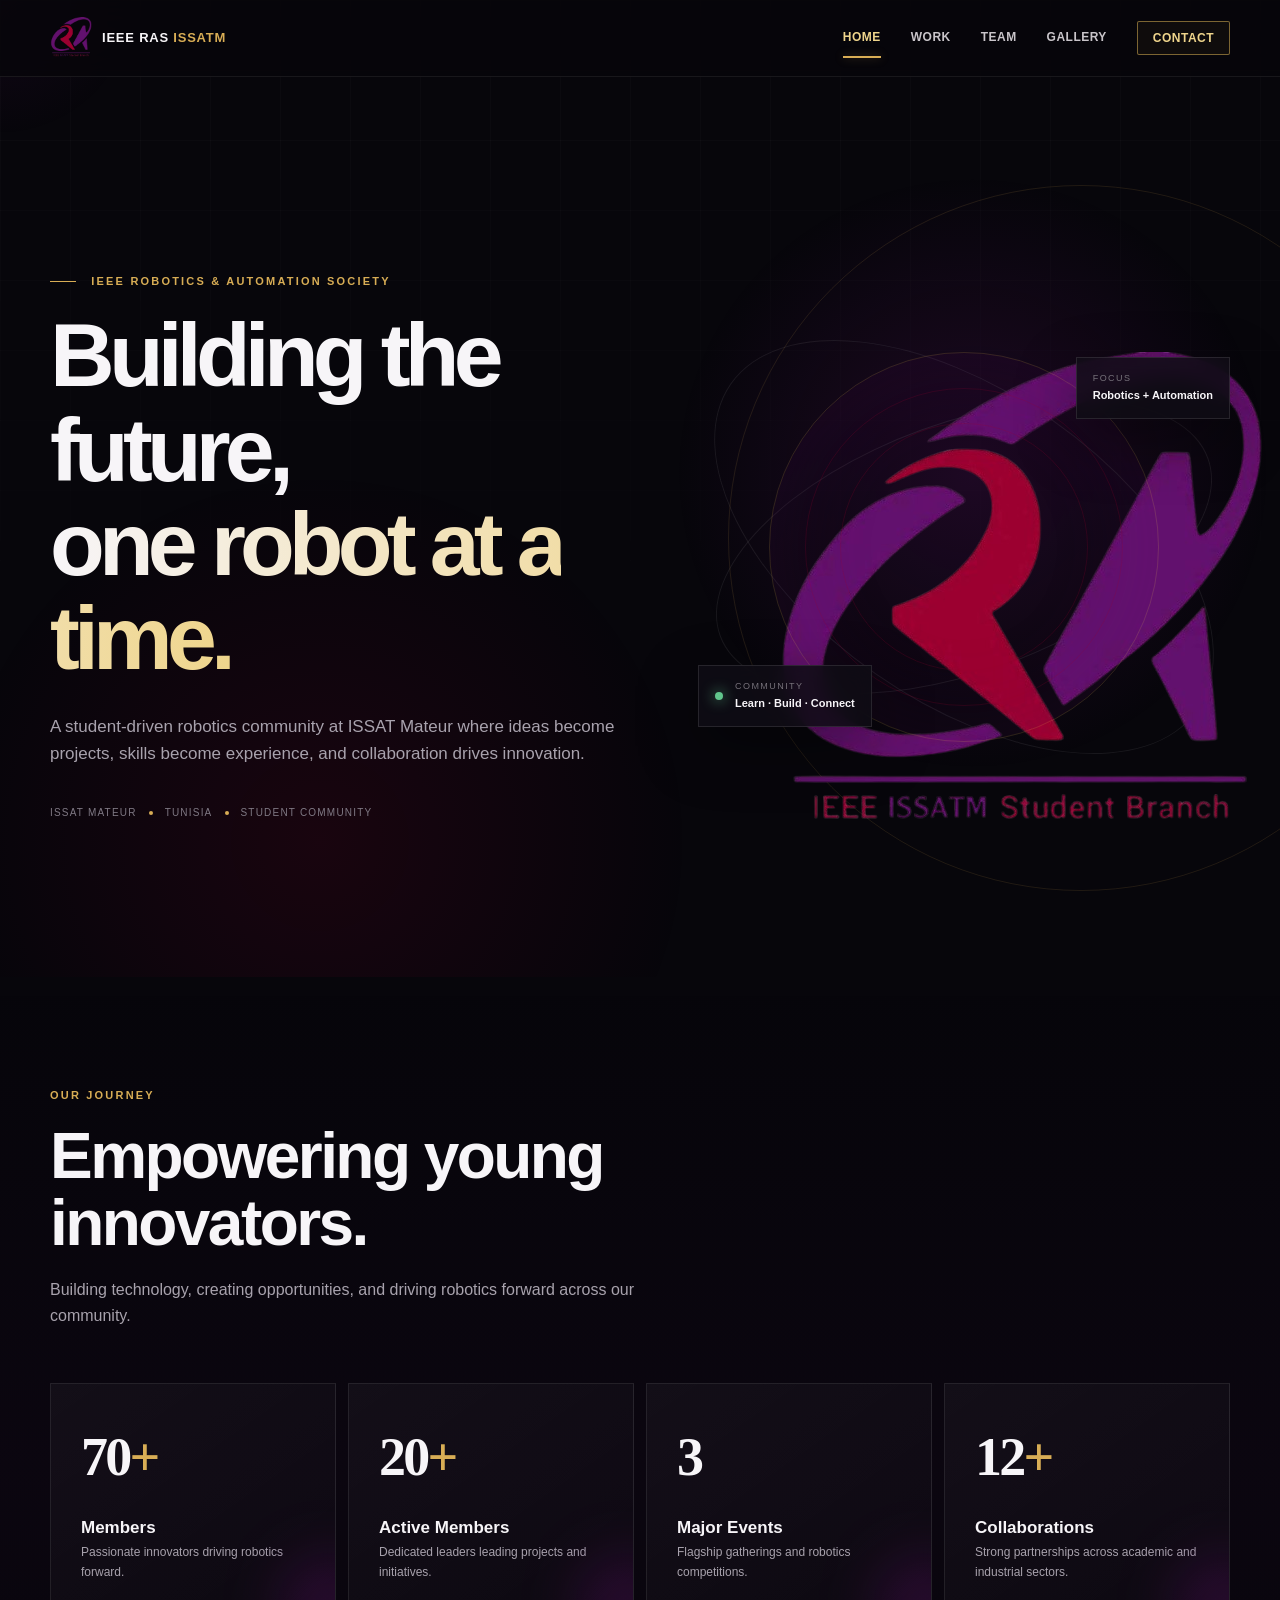
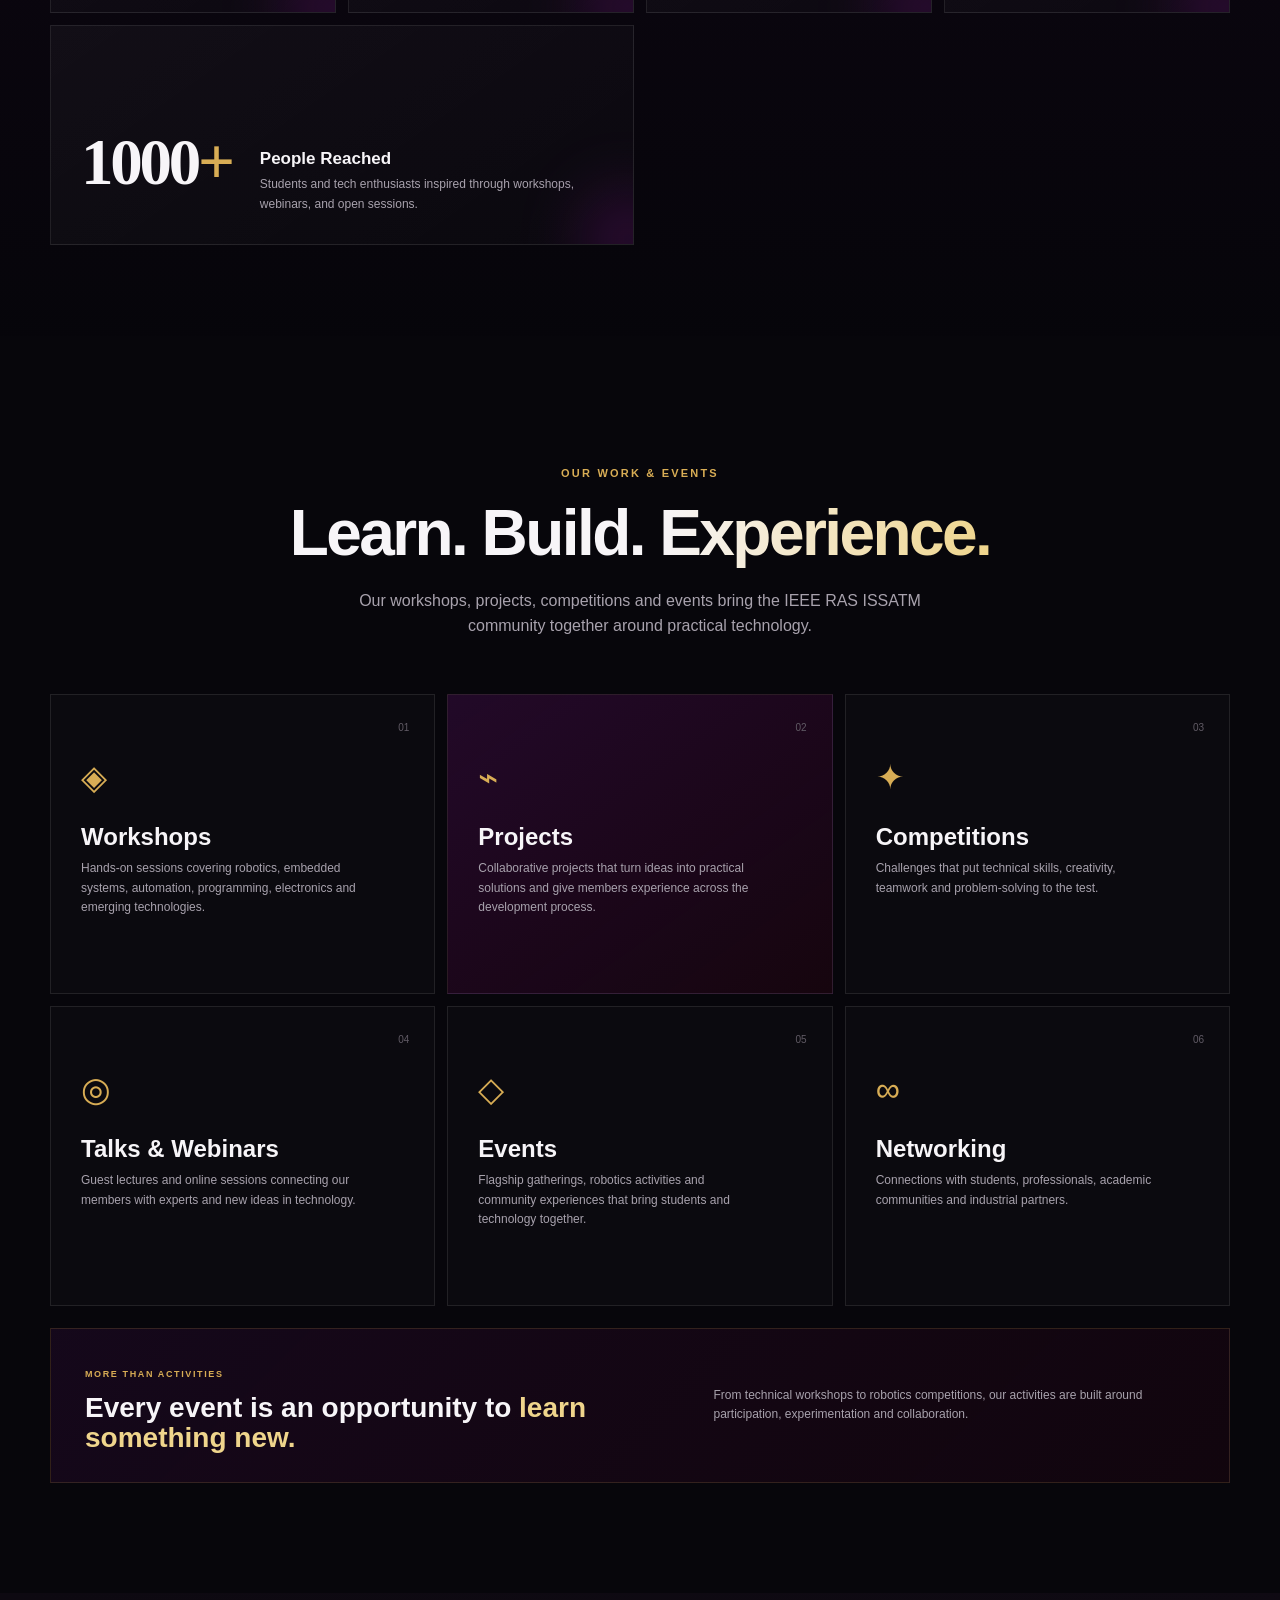
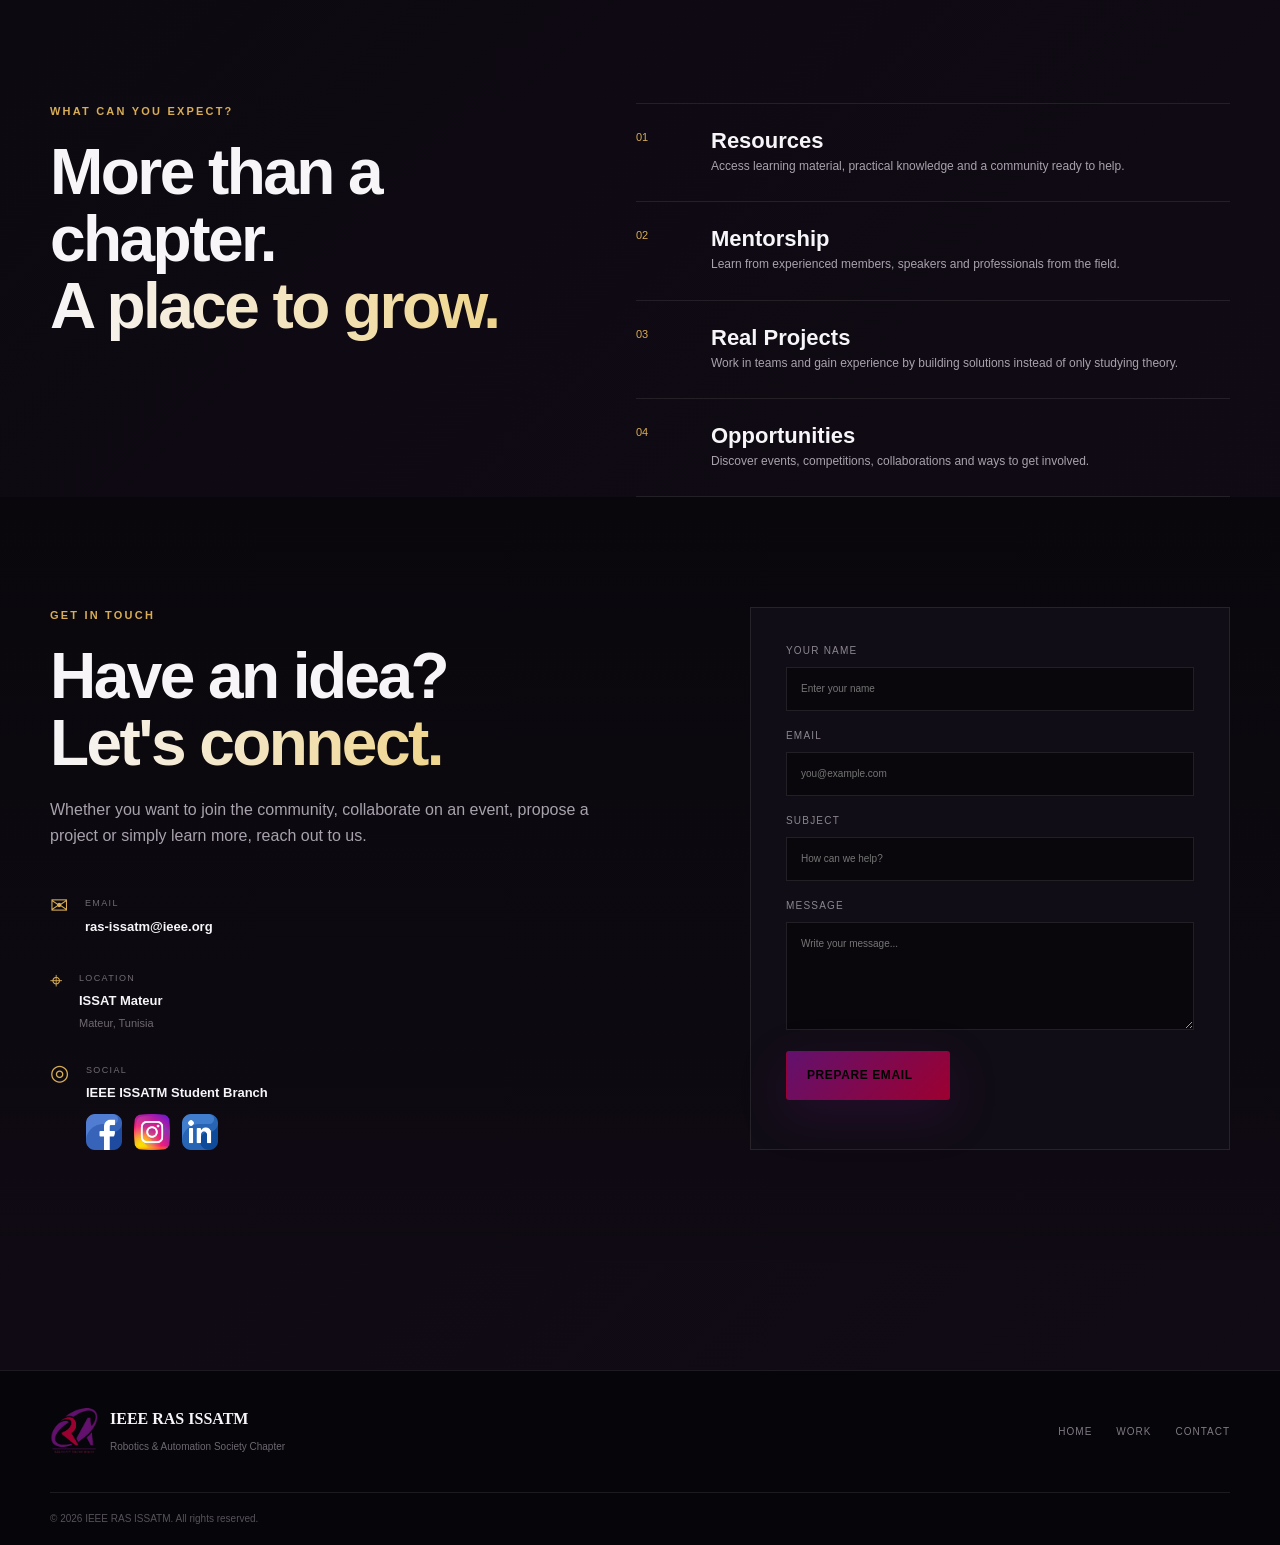
<file: home/index.html>
<!DOCTYPE html>
<html lang="en">
<head>
  <meta charset="UTF-8">
  <meta name="viewport" content="width=device-width, initial-scale=1.0">
  <meta name="description" content="IEEE Robotics and Automation Society Chapter at ISSAT Mateur — innovation, robotics, automation, projects, events and community.">
  <title>IEEE RAS ISSATM | Robotics & Automation</title>
  <link rel="preconnect" href="https://fonts.googleapis.com">
  <link rel="icon" type="image/png" href="images/iassatm RAS.png">
  <link rel="preconnect" href="https://fonts.gstatic.com" crossorigin>
  <link href="images/iassatm RAS.png" rel="stylesheet">
  <link rel="stylesheet" href="style.css">

  <style>
    .team-section { padding: 90px 0; }
    .team-grid-new {
      display: grid;
      grid-template-columns: repeat(4, minmax(0, 1fr));
      gap: 22px;
      margin-top: 34px;
    }
    .team-member-new {
      min-width: 0;
      padding: 20px;
      border: 1px solid rgba(255,255,255,.12);
      border-radius: 18px;
      background: rgba(255,255,255,.035);
      text-align: center;
    }
    .team-member-new .team-photo {
      display: block;
      width: 100%;
      aspect-ratio: 4 / 5;
      object-fit: cover;
      border-radius: 12px;
      margin-bottom: 18px;
      background: rgba(255,255,255,.08);
    }
    .team-member-new .member-role {
      display: block;
      margin: 8px 0 14px;
      opacity: .75;
      font-size: .88rem;
    }
    .team-social-links {
      display: flex;
      justify-content: center;
      flex-wrap: wrap;
      gap: 8px;
      margin-top: 14px;
    }
    .team-social-links a {
      display: inline-block;
      padding: 7px 10px;
      border: 1px solid rgba(255,255,255,.18);
      border-radius: 999px;
      font-size: .78rem;
      text-decoration: none;
    }
    .team-social-links a:hover { opacity: .75; }
    .team-edit-note { margin-top: 24px; opacity: .8; font-size: .9rem; }
    @media (max-width: 900px) {
      .team-grid-new { grid-template-columns: repeat(2, minmax(0, 1fr)); }
    }
    @media (max-width: 520px) {
      .team-grid-new { grid-template-columns: 1fr; }
    }
  
  </style>

</head>
<body>
  <div class="cursor-glow"></div>

  <header class="site-header" id="top">
    <nav class="navbar container">
      <a class="brand" href="#home" aria-label="IEEE RAS ISSATM home">
        <img src="images/RAS.png">
        <span>IEEE RAS <b>ISSATM</b></span>
      </a>

      <button class="menu-toggle" aria-label="Open navigation" aria-expanded="false">
        <span></span><span></span><span></span>
      </button>

      <div class="nav-links">
        <a href="#home" data-s="home">Home</a>
        <a href="../events/events.html" data-s="events-page">Work</a>
        <a href="../team/team.html" data-s="team">Team</a>
        <a href="../gallery/gallery.html" data-s="team">Gallery</a>
        <a href="#contact" data-s="contact" class="nav-cta">Contact</a>
      </div>
      
    </nav>
  </header>

  <main>
    <section class="hero section" id="home">
      <div class="hero-grid"></div>
      <div class="container hero-content">
        <div class="hero-copy reveal">
          <p class="eyebrow"><span></span> IEEE ROBOTICS & AUTOMATION SOCIETY</p>
          <h1>Building the future,<br><em>one robot at a time.</em></h1>
          <p class="hero-text">
            A student-driven robotics community at ISSAT Mateur where ideas become
            projects, skills become experience, and collaboration drives innovation.
          </p>
          <div class="hero-meta">
            <span>ISSAT Mateur</span>
            <span class="dot"></span>
            <span>Tunisia</span>
            <span class="dot"></span>
            <span>Student Community</span>
          </div>
        </div>

        <div class="hero-visual reveal">
          <div class="orbit orbit-one"></div>
          <div class="orbit orbit-two"></div>
          <div class="hero-logo-wrap">
            <div class="logo-ring"></div>
            <img src="images/RAS.png">
          </div>
          <div class="floating-card card-top">
            
            <div><small>Focus</small><strong>Robotics + Automation</strong></div>
          </div>
          <div class="floating-card card-bottom">
            <span class="pulse"></span>
            <div><small>Community</small><strong>Learn · Build · Connect</strong></div>
          </div>
        </div>
      </div>
    </section>

    <section class="journey section" id="journey">
      <div class="container">
        <div class="section-heading reveal">
          <p class="eyebrow">OUR JOURNEY</p>
          <h2>Empowering young innovators.</h2>
          <p>Building technology, creating opportunities, and driving robotics forward across our community.</p>
        </div>

        <div class="stats-grid">
          <article class="stat-card reveal">
            <strong>70<span>+</span></strong>
            <h3>Members</h3>
            <p>Passionate innovators driving robotics forward.</p>
          </article>
          <article class="stat-card reveal">
            <strong>20<span>+</span></strong>
            <h3>Active Members</h3>
            <p>Dedicated leaders leading projects and initiatives.</p>
          </article>
          <article class="stat-card reveal">
            <strong>3</strong>
            <h3>Major Events</h3>
            <p>Flagship gatherings and robotics competitions.</p>
          </article>
          <article class="stat-card reveal">
            <strong>12<span>+</span></strong>
            <h3>Collaborations</h3>
            <p>Strong partnerships across academic and industrial sectors.</p>
          </article>
          <article class="stat-card reveal stat-wide">
            <strong>1000<span>+</span></strong>
            <div>
              <h3>People Reached</h3>
              <p>Students and tech enthusiasts inspired through workshops, webinars, and open sessions.</p>
            </div>
          </article>
        </div>
      </div>
    </section>

    <section class="what-we-do section" id="work">
      <div class="container">
        <div class="section-heading centered reveal">
          <p class="eyebrow">OUR WORK & EVENTS</p>
          <h2>Learn. Build. <em>Experience.</em></h2>
          <p>Our workshops, projects, competitions and events bring the IEEE RAS ISSATM community together around practical technology.</p>
        </div>

        <div class="feature-grid">
          <article class="feature-card reveal">
            <div class="feature-number">01</div>
            <div class="feature-icon">◈</div>
            <h3>Workshops</h3>
            <p>Hands-on sessions covering robotics, embedded systems, automation, programming, electronics and emerging technologies.</p>
          </article>
          <article class="feature-card featured reveal">
            <div class="feature-number">02</div>
            <div class="feature-icon">⌁</div>
            <h3>Projects</h3>
            <p>Collaborative projects that turn ideas into practical solutions and give members experience across the development process.</p>
          </article>
          <article class="feature-card reveal">
            <div class="feature-number">03</div>
            <div class="feature-icon">✦</div>
            <h3>Competitions</h3>
            <p>Challenges that put technical skills, creativity, teamwork and problem-solving to the test.</p>
          </article>
          <article class="feature-card reveal">
            <div class="feature-number">04</div>
            <div class="feature-icon">◎</div>
            <h3>Talks & Webinars</h3>
            <p>Guest lectures and online sessions connecting our members with experts and new ideas in technology.</p>
          </article>
          <article class="feature-card reveal">
            <div class="feature-number">05</div>
            <div class="feature-icon">◇</div>
            <h3>Events</h3>
            <p>Flagship gatherings, robotics activities and community experiences that bring students and technology together.</p>
          </article>
          <article class="feature-card reveal">
            <div class="feature-number">06</div>
            <div class="feature-icon">∞</div>
            <h3>Networking</h3>
            <p>Connections with students, professionals, academic communities and industrial partners.</p>
          </article>
        </div>

        <div class="work-strip reveal">
          <div>
            <span>MORE THAN ACTIVITIES</span>
            <h3>Every event is an opportunity to <em>learn something new.</em></h3>
          </div>
          <p>From technical workshops to robotics competitions, our activities are built around participation, experimentation and collaboration.</p>
        </div>
      </div>
    </section>

<section class="expect section" id="expect">
      <div class="container expect-layout">
        <div class="section-heading reveal">
          <p class="eyebrow">WHAT CAN YOU EXPECT?</p>
          <h2>More than a chapter.<br><em>A place to grow.</em></h2>
        </div>
        <div class="expect-list">
          <div class="expect-item reveal"><span>01</span><div><h3>Resources</h3><p>Access learning material, practical knowledge and a community ready to help.</p></div></div>
          <div class="expect-item reveal"><span>02</span><div><h3>Mentorship</h3><p>Learn from experienced members, speakers and professionals from the field.</p></div></div>
          <div class="expect-item reveal"><span>03</span><div><h3>Real Projects</h3><p>Work in teams and gain experience by building solutions instead of only studying theory.</p></div></div>
          <div class="expect-item reveal"><span>04</span><div><h3>Opportunities</h3><p>Discover events, competitions, collaborations and ways to get involved.</p></div></div>
        </div>
      </div>


<section class="contact section" id="contact">
      <div class="container contact-grid">
        <div class="contact-copy reveal">
          <p class="eyebrow">GET IN TOUCH</p>
          <h2>Have an idea?<br><em>Let's connect.</em></h2>
          <p>Whether you want to join the community, collaborate on an event, propose a project or simply learn more, reach out to us.</p>

          <div class="contact-details">
            <div class="contact-detail">
              <span>✉</span>
              <div><small>EMAIL</small><strong>ras-issatm@ieee.org</strong></div>
            </div>
            <div class="contact-detail">
              <span>⌖</span>
              <div><small>LOCATION</small><strong>ISSAT Mateur</strong><p>Mateur, Tunisia</p></div>
            </div>
            <div class="contact-detail">
              <span>◎</span>
              <div><small>SOCIAL</small><strong>IEEE ISSATM Student Branch</strong><span class="social contact-social"><a href="https://www.facebook.com/profile.php?id=61552486802093" aria-label="Facebook"><img src="images/fcbk.webp" alt="Facebook"></a><a href="https://www.instagram.com/ieee_ras_issatm/" aria-label="Instagram"><img src="images/insta.webp" alt="Instagram"></a><a href="https://www.linkedin.com/in/ieee-issatm-student-branch-tunisia-section-a7a208221/" aria-label="LinkedIn"><img src="images/linkidine.webp" alt="LinkedIn"></a></span></div>
            </div>
          </div>
        </div>

        <form class="contact-form reveal" id="contactForm">
          <label>Your name<input type="text" name="name" placeholder="Enter your name" required></label>
          <label>Email<input type="email" name="email" placeholder="you@example.com" required></label>
          <label>Subject<input type="text" name="subject" placeholder="How can we help?"></label>
          <label>Message<textarea name="message" rows="5" placeholder="Write your message..." required></textarea></label>
          <button class="btn btn-primary" type="submit">Prepare email <span></span></button>
          <p class="form-status" aria-live="polite"></p>
        </form>
      </div>
    </section>
</main>

  <footer class="footer">
    <div class="container footer-main">
      <div class="footer-brand">
        <img src="images/RAS.png" alt="IEEE ISSATM Student Branch logo">
        <div><strong>IEEE RAS ISSATM</strong><span>Robotics & Automation Society Chapter</span></div>
      </div>
      <div class="footer-links">
        <a href="#home">Home</a><a href="#work">Work</a><a href="#contact">Contact</a>
      </div>
    </div>
    <div class="container footer-bottom">
      <span>© 2026 IEEE RAS ISSATM. All rights reserved.</span>

    </div>
  </footer>

  <script src="script.js"></script>
</body>
</html>
</file>
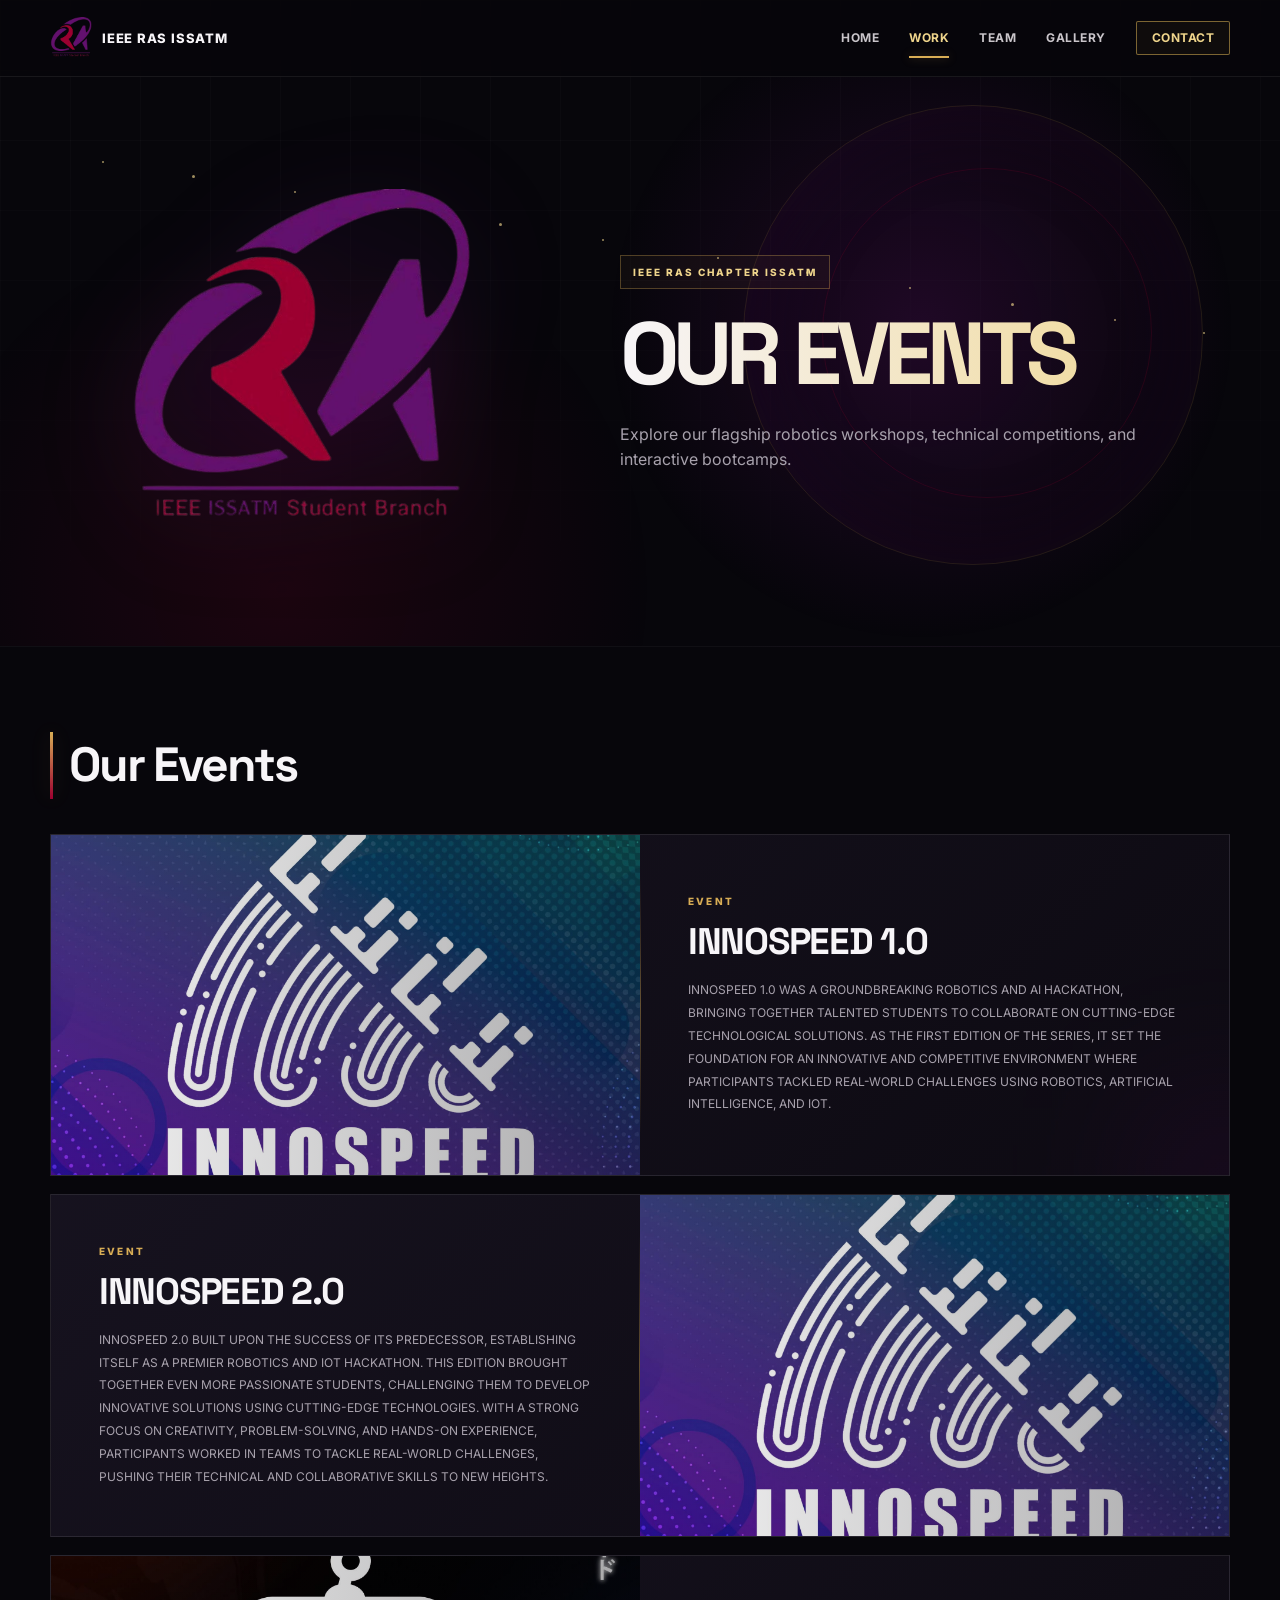
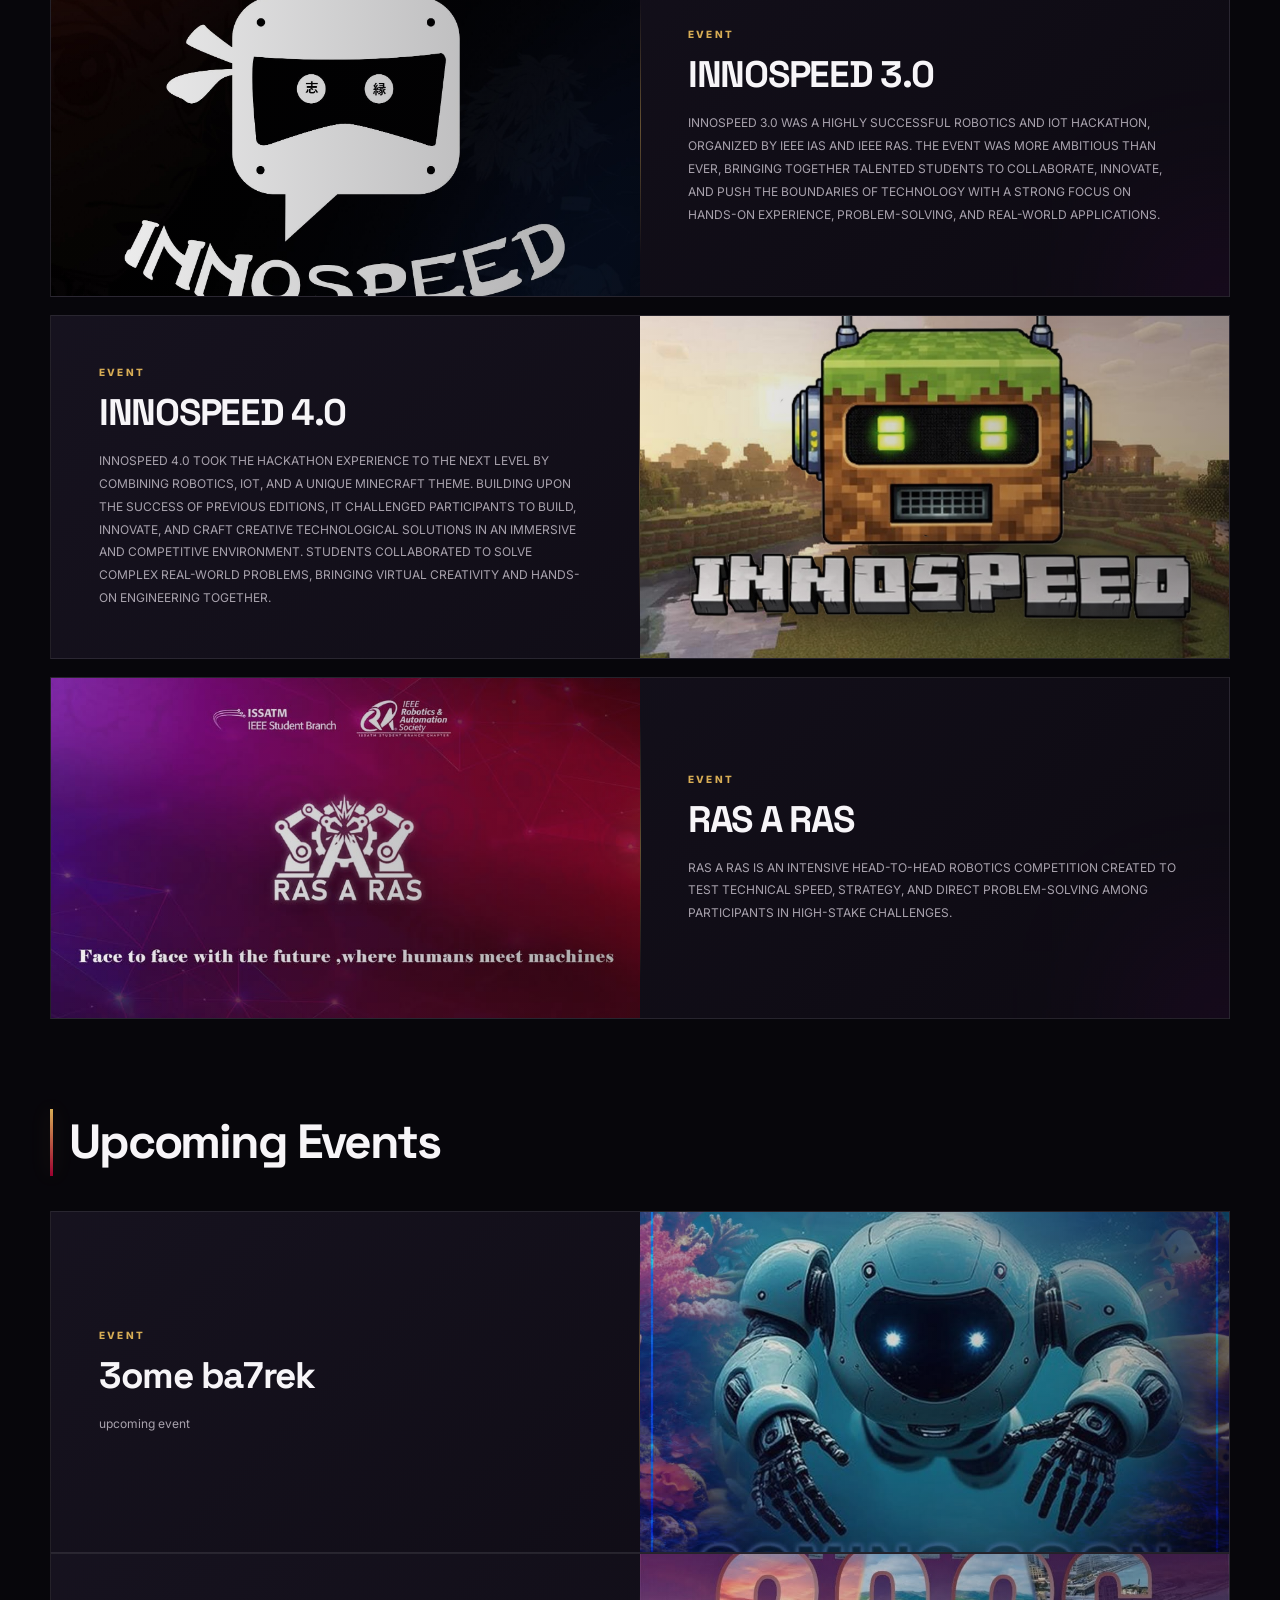
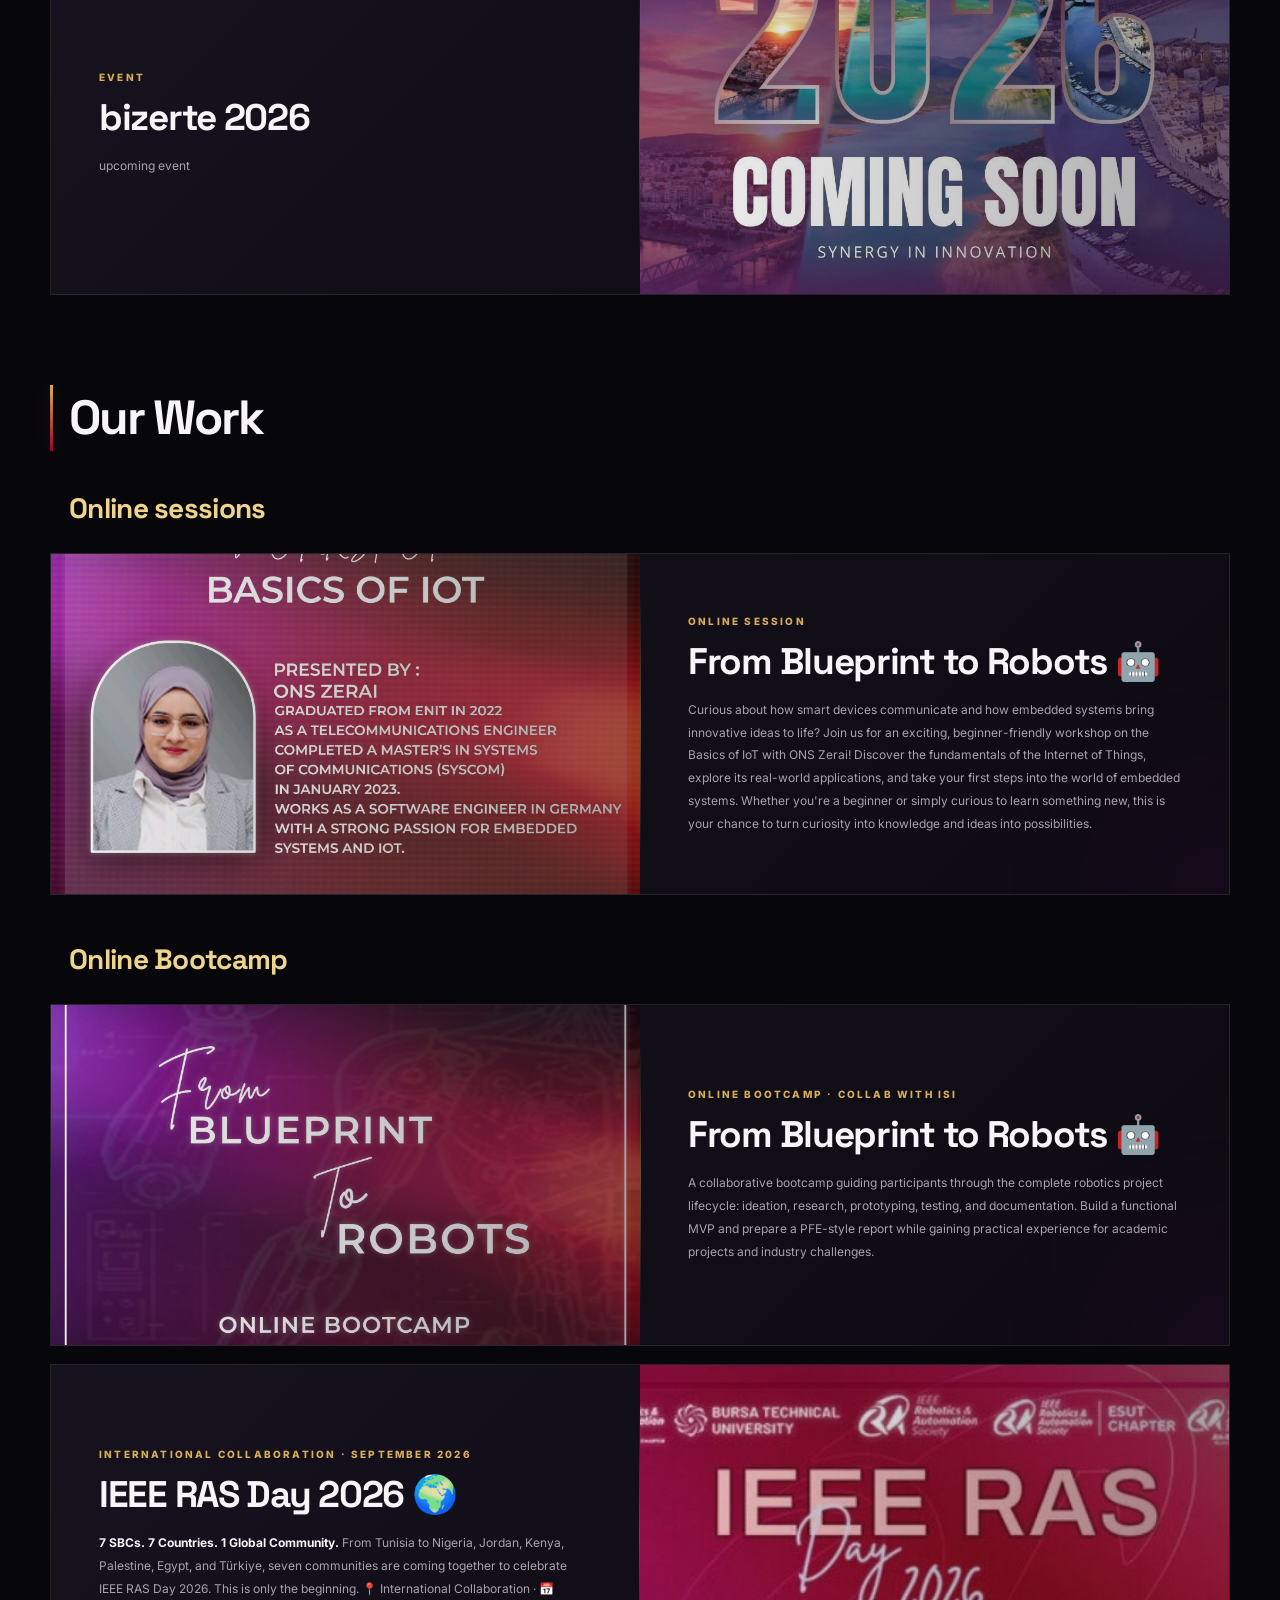
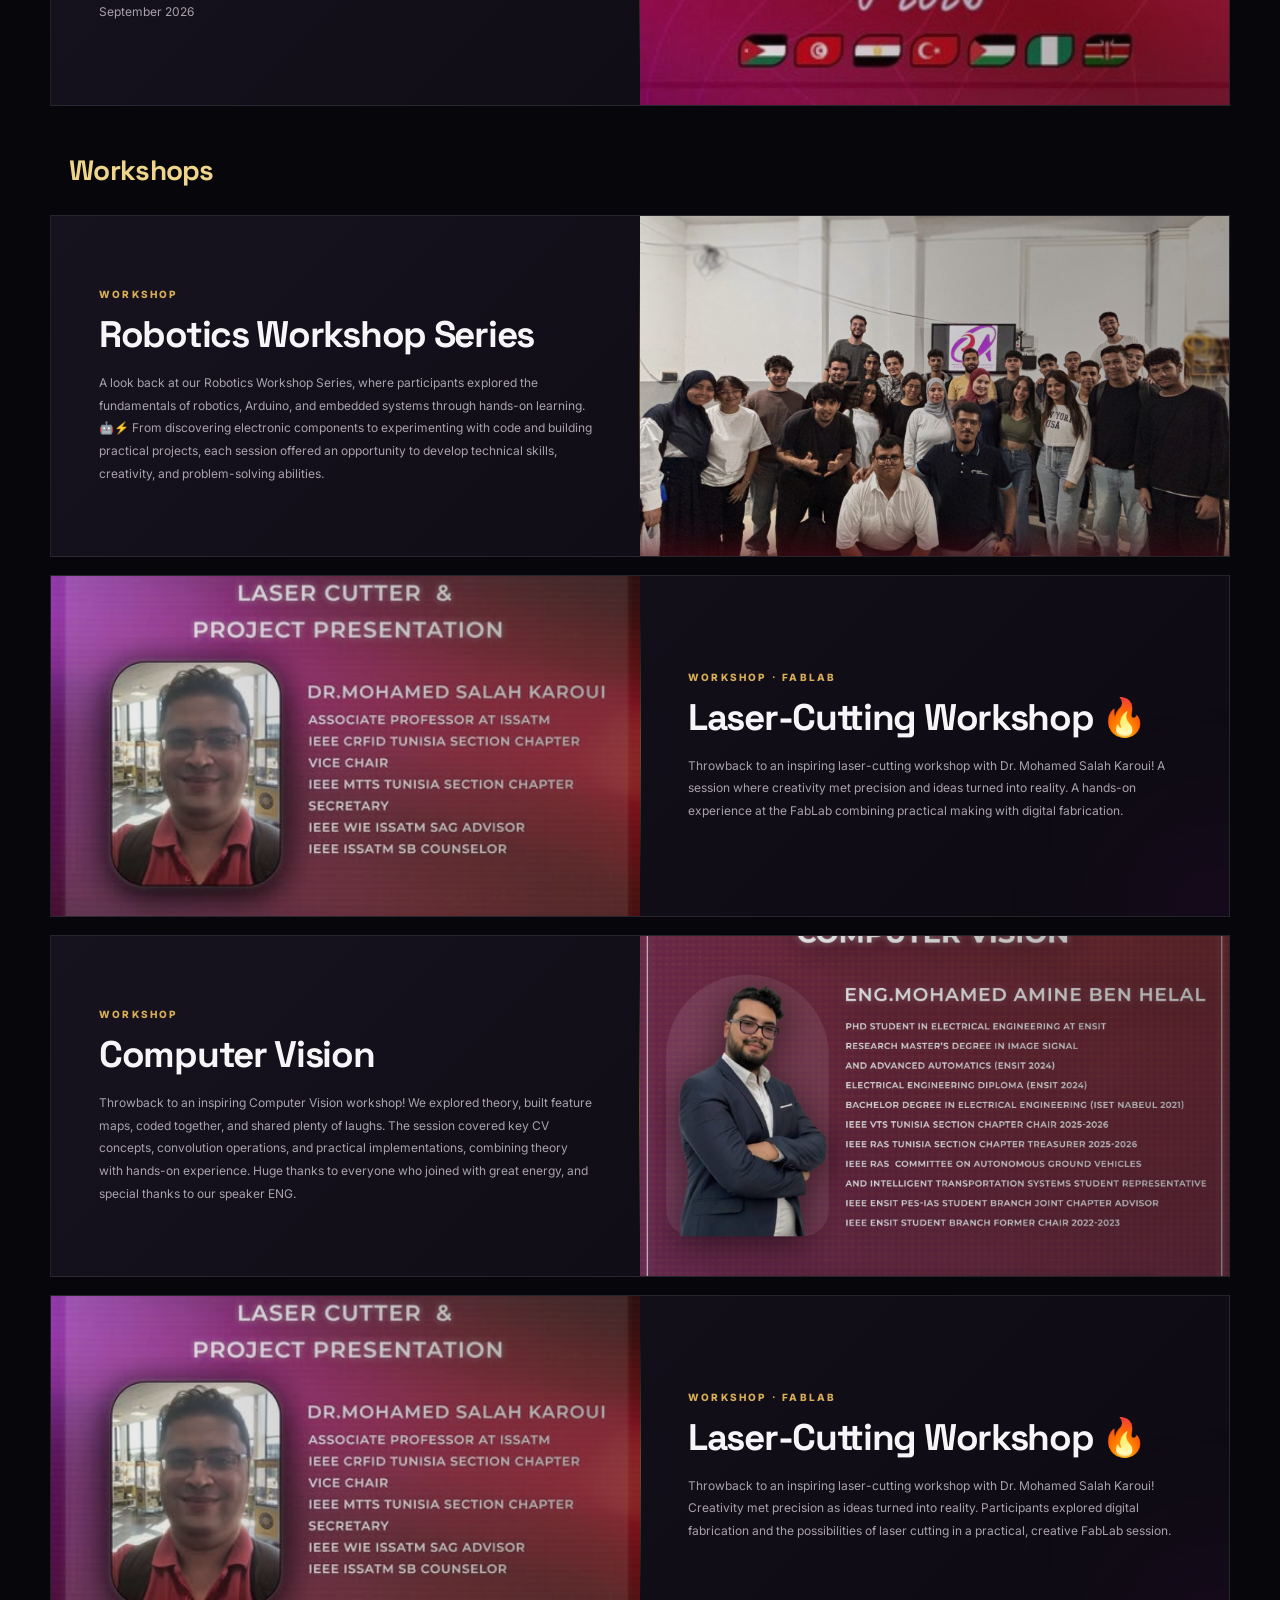
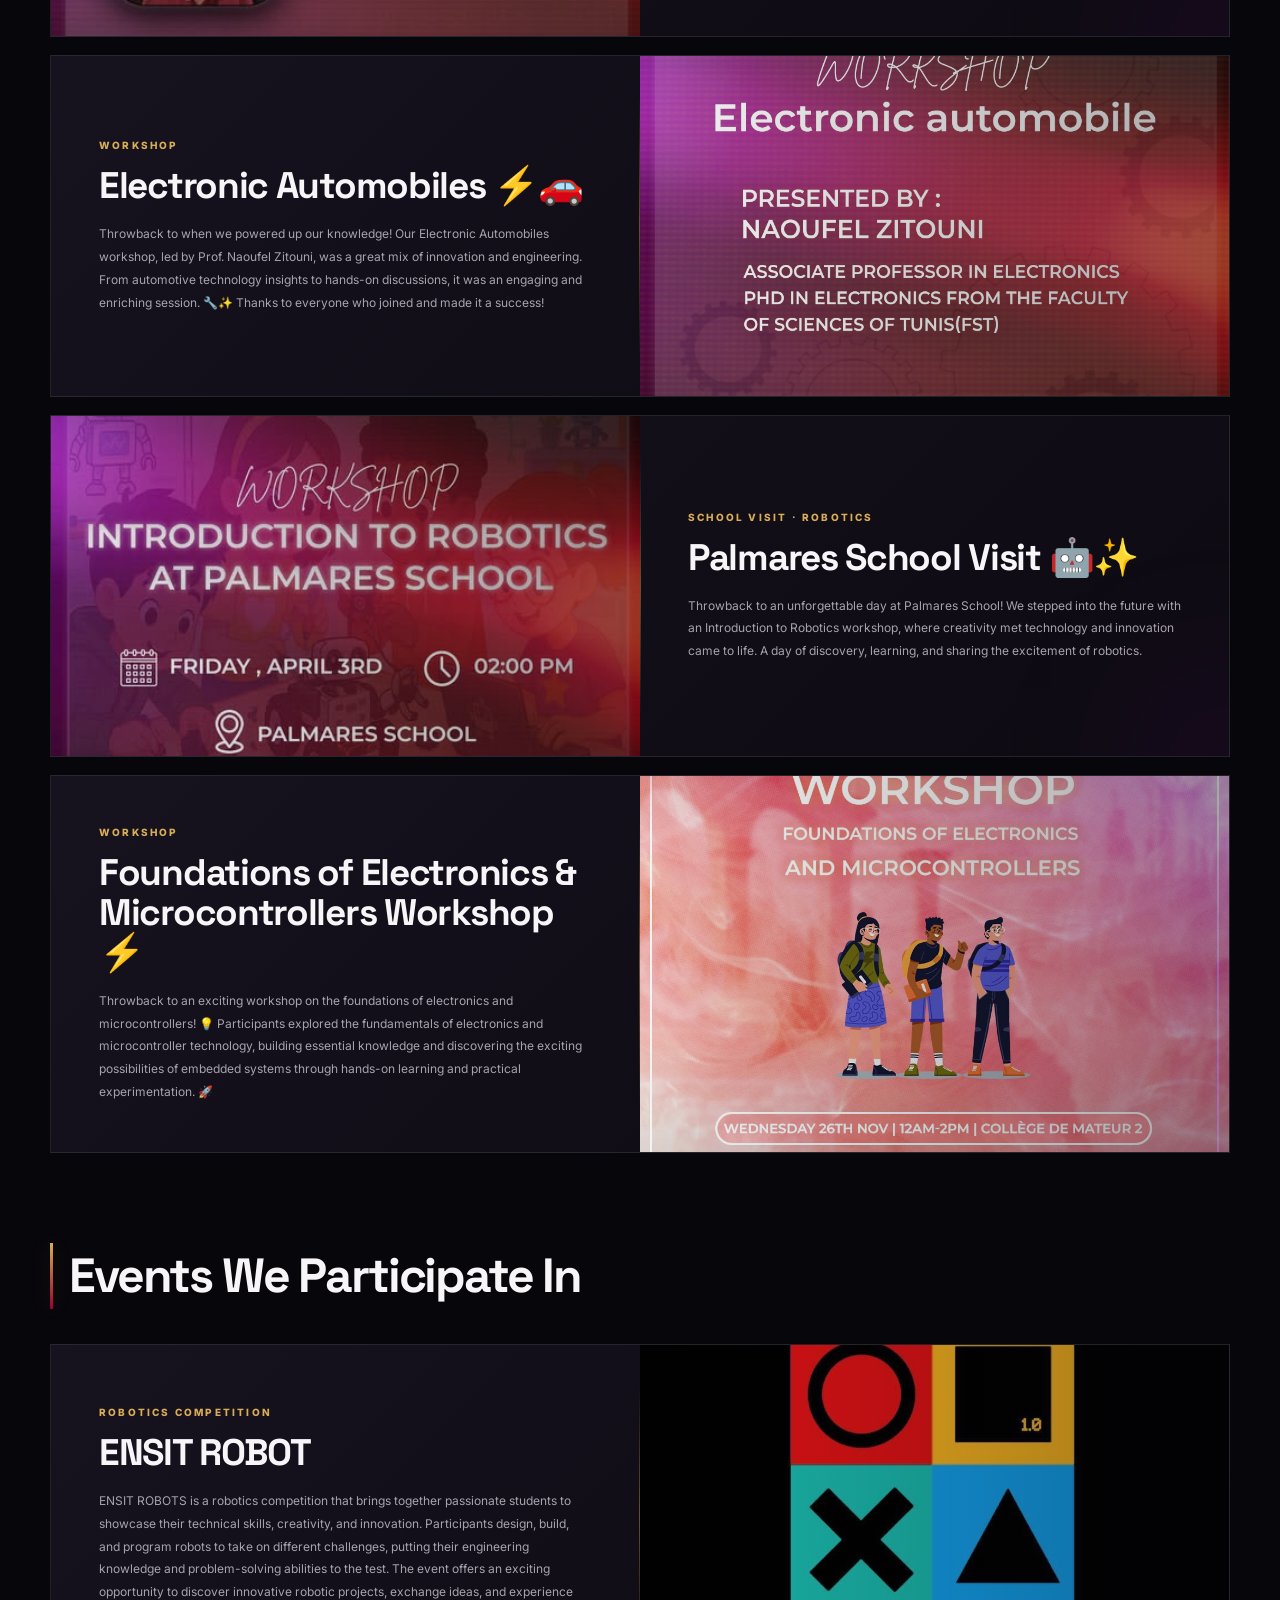
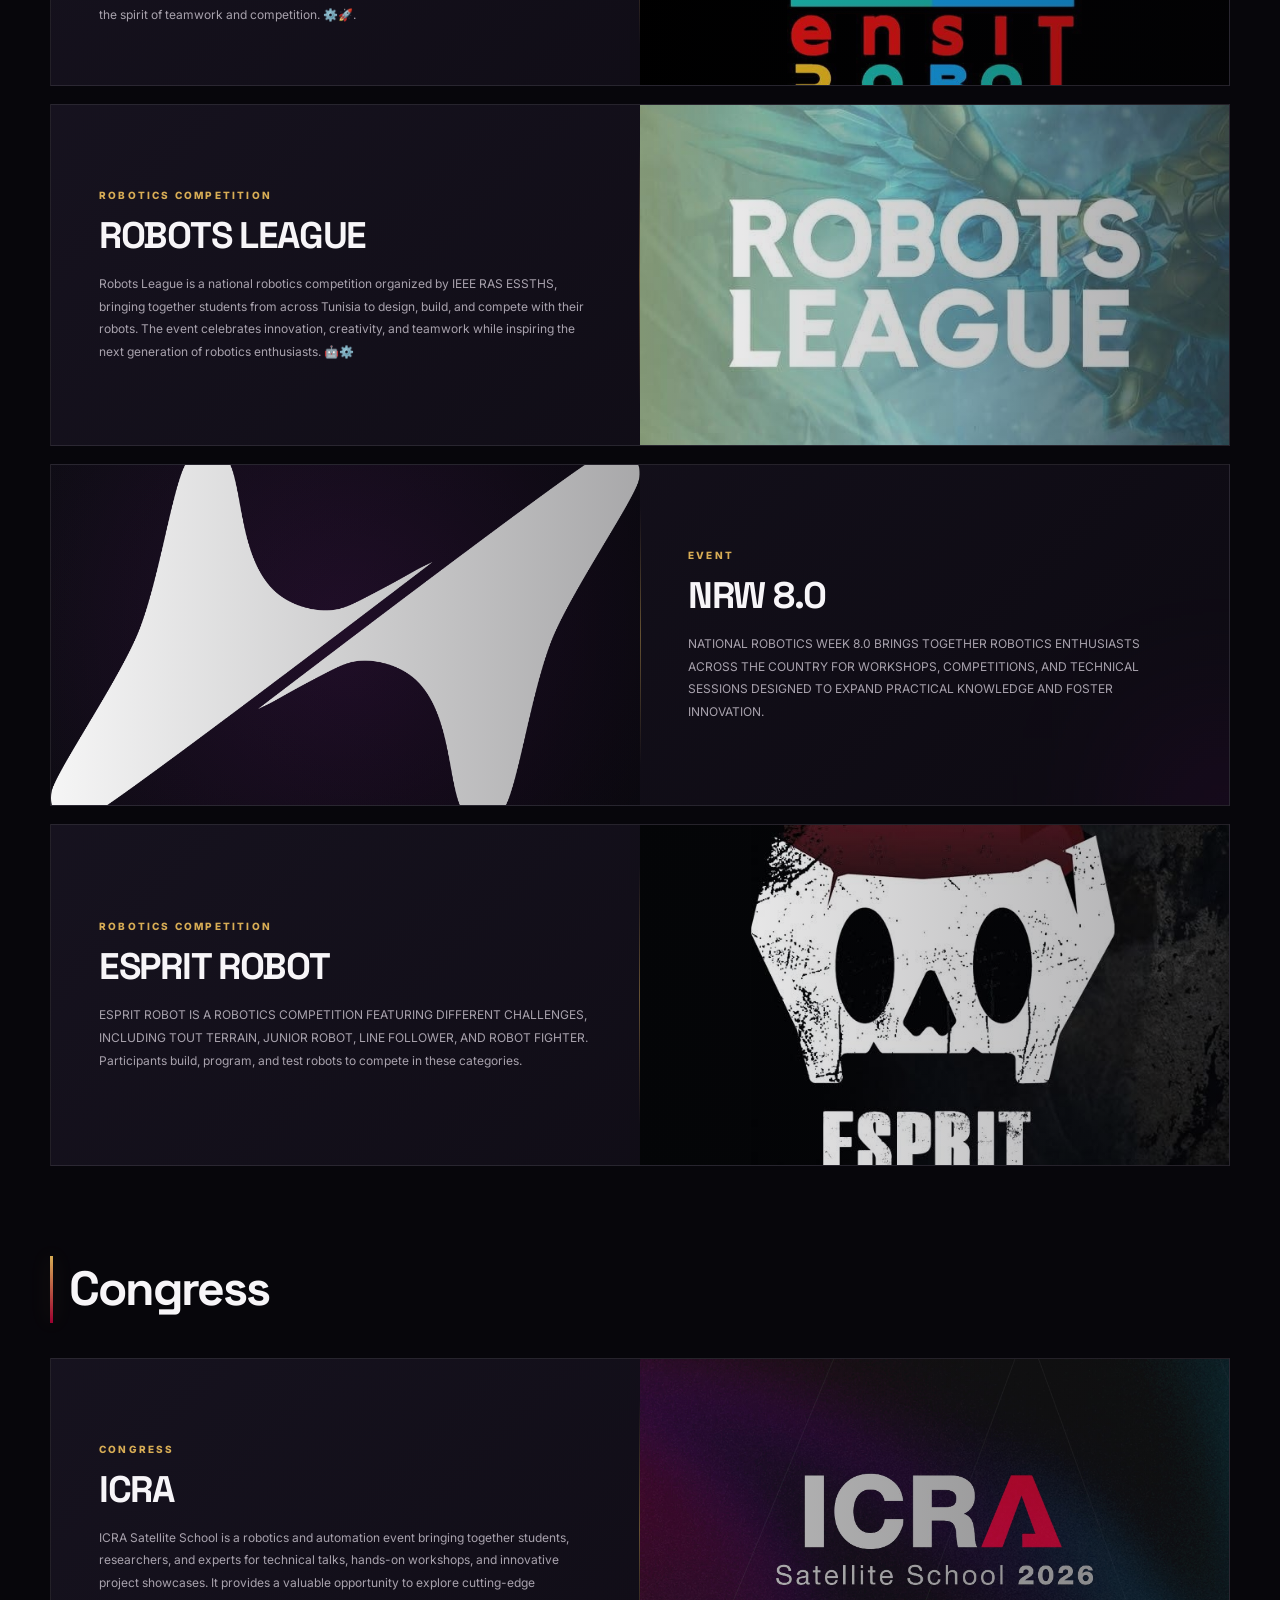
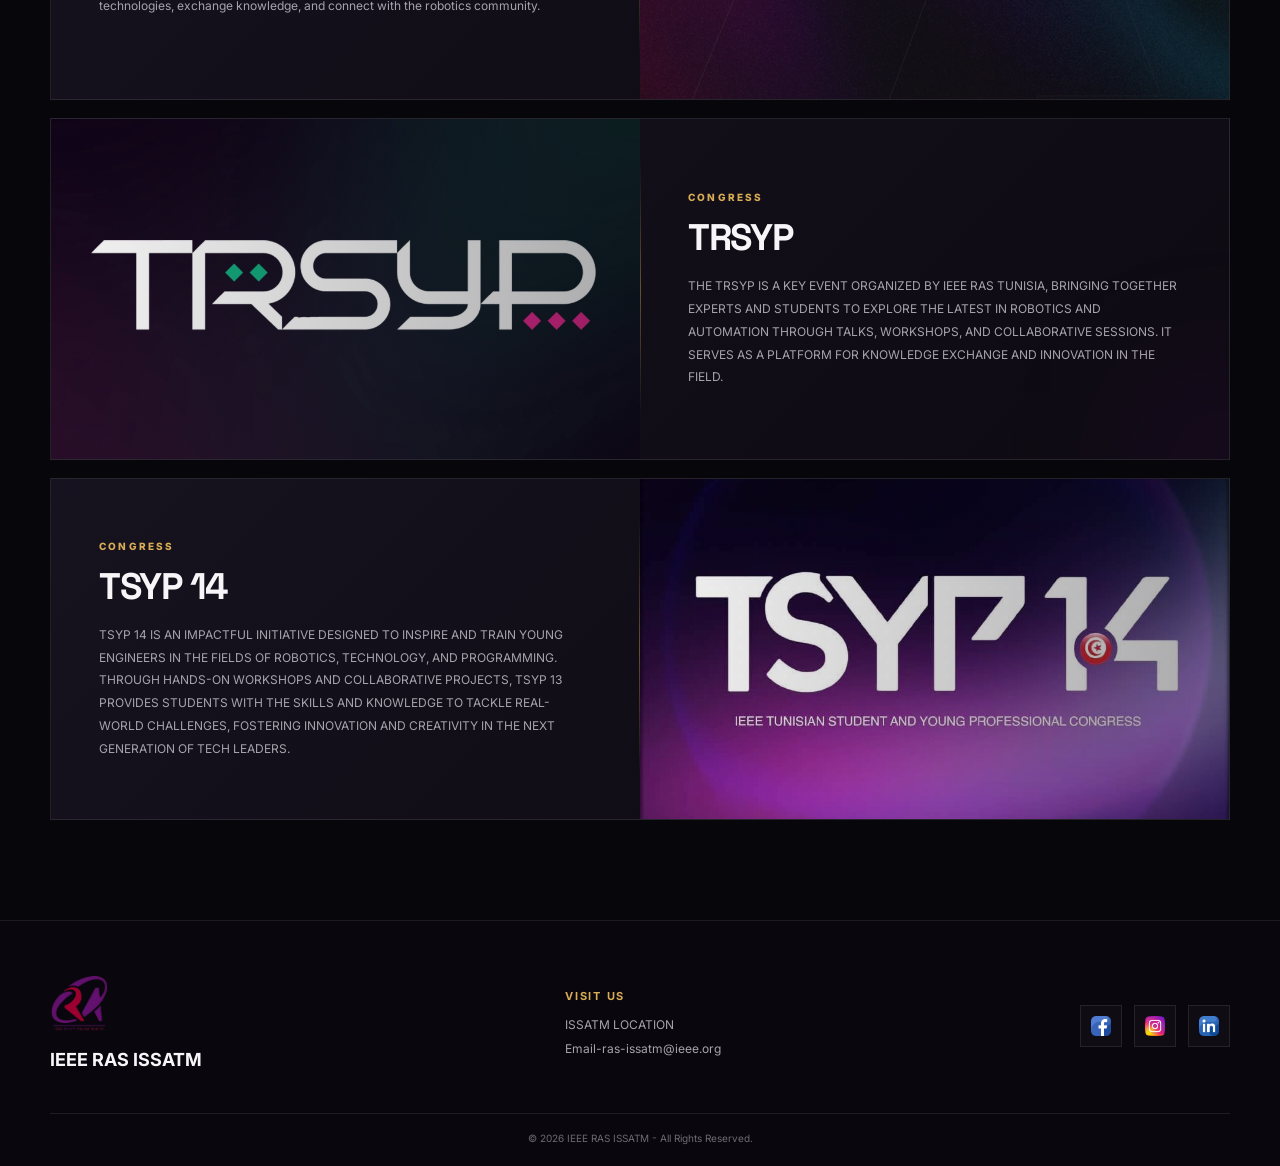
<file: events/events.html>
<!doctype html>
<html lang="en">
<head>
  <meta charset="UTF-8">
  <meta name="viewport" content="width=device-width, initial-scale=1.0">
  <title>Events - IEEE RAS ISSATM</title>
  <link rel="stylesheet" href="events.css">
  <link rel="icon" type="image/png" href="events-images/iassatm RAS.png">
</head>
<body>

  <!-- NAVIGATION BAR -->
  <header class="site-header">
    <div class="nav-wrap">
      <a class="brand" href="index.html#home">
        <img src="events-images/RAS.png" alt="RAS Logo">
        <span>IEEE RAS ISSATM</span>
      </a>
      <nav class="desktop-nav" aria-label="Main navigation">
        <a href="../home/index.html">Home</a>
        <a class="active" href="events.html">Work</a>
        <a href="../team/team.html">Team</a>
        <a href="../gallery/gallery.html">Gallery</a>
        <a href="../home/index.html#contact">Contact</a>
      </nav>
    </div>
  </header>

  <main>
    <!-- HERO SECTION -->
    <section class="hero events-hero">
      <div class="hero-glow"></div>
      <div class="hero-glow-secondary"></div>
      <div class="hero-stars" aria-hidden="true">
        <i style="--x:8%;--d:0s;--s:2px"></i><i style="--x:15%;--d:1.1s;--s:3px"></i>
        <i style="--x:23%;--d:.4s;--s:2px"></i><i style="--x:31%;--d:1.8s;--s:2px"></i>
        <i style="--x:39%;--d:.8s;--s:3px"></i><i style="--x:47%;--d:2.2s;--s:2px"></i>
        <i style="--x:56%;--d:.2s;--s:2px"></i><i style="--x:63%;--d:1.5s;--s:3px"></i>
        <i style="--x:71%;--d:.9s;--s:2px"></i><i style="--x:79%;--d:2.5s;--s:3px"></i>
        <i style="--x:87%;--d:1.3s;--s:2px"></i><i style="--x:94%;--d:.6s;--s:2px"></i>
      </div>

      <div class="hero-container">
        <div class="hero-left">
          <img class="hero-image" src="events-images/RAS.png" alt="Robotics hero">
        </div>
        <div class="hero-right">
          <span class="badge">IEEE RAS CHAPTER ISSATM</span>
          <h1 class="page-title">OUR EVENTS</h1>
          <p class="hero-description">Explore our flagship robotics workshops, technical competitions, and interactive bootcamps.</p>
        </div>
      </div>
    </section>

    <!-- EVENTS GROUPED BY TYPE -->
    <section class="section events-list-section events-organized">
      <div class="event-category">
        <h2 class="section-title">Our Events</h2>
        <div class="event-showcase-grid">
          <article class="event-showcase image-left" tabindex="0" aria-label="INNOSPEED 1.0">
      <div class="event-photo"><img src="events-images/innospeed.jpg" alt="INNOSPEED 1.0"></div>
      <div class="event-info"><p class="event-kicker">EVENT</p><h3>INNOSPEED 1.0</h3><p>INNOSPEED 1.0 WAS A GROUNDBREAKING ROBOTICS AND AI HACKATHON, BRINGING TOGETHER TALENTED STUDENTS TO COLLABORATE ON CUTTING-EDGE TECHNOLOGICAL SOLUTIONS. AS THE FIRST EDITION OF THE SERIES, IT SET THE FOUNDATION FOR AN INNOVATIVE AND COMPETITIVE ENVIRONMENT WHERE PARTICIPANTS TACKLED REAL-WORLD CHALLENGES USING ROBOTICS, ARTIFICIAL INTELLIGENCE, AND IOT.</p></div>
    </article>
          <article class="event-showcase image-right" tabindex="0" aria-label="INNOSPEED 2.0">
      <div class="event-photo"><img src="events-images/innospeed.jpg" alt="INNOSPEED 2.0"></div>
      <div class="event-info"><p class="event-kicker">EVENT</p><h3>INNOSPEED 2.0</h3><p>INNOSPEED 2.0 BUILT UPON THE SUCCESS OF ITS PREDECESSOR, ESTABLISHING ITSELF AS A PREMIER ROBOTICS AND IOT HACKATHON. THIS EDITION BROUGHT TOGETHER EVEN MORE PASSIONATE STUDENTS, CHALLENGING THEM TO DEVELOP INNOVATIVE SOLUTIONS USING CUTTING-EDGE TECHNOLOGIES. WITH A STRONG FOCUS ON CREATIVITY, PROBLEM-SOLVING, AND HANDS-ON EXPERIENCE, PARTICIPANTS WORKED IN TEAMS TO TACKLE REAL-WORLD CHALLENGES, PUSHING THEIR TECHNICAL AND COLLABORATIVE SKILLS TO NEW HEIGHTS.</p></div>
    </article>
          <article class="event-showcase image-left" tabindex="0" aria-label="INNOSPEED 3.0">
      <div class="event-photo"><img src="events-images/innospeed3.0.jpg" alt="INNOSPEED 3.0"></div>
      <div class="event-info"><p class="event-kicker">EVENT</p><h3>INNOSPEED 3.0</h3><p>INNOSPEED 3.0 WAS A HIGHLY SUCCESSFUL ROBOTICS AND IOT HACKATHON, ORGANIZED BY IEEE IAS AND IEEE RAS. THE EVENT WAS MORE AMBITIOUS THAN EVER, BRINGING TOGETHER TALENTED STUDENTS TO COLLABORATE, INNOVATE, AND PUSH THE BOUNDARIES OF TECHNOLOGY WITH A STRONG FOCUS ON HANDS-ON EXPERIENCE, PROBLEM-SOLVING, AND REAL-WORLD APPLICATIONS.</p></div>
    </article>
          <article class="event-showcase image-right" tabindex="0" aria-label="INNOSPEED 4.0">
      <div class="event-photo"><img src="events-images/innospeed4.0.jpg" alt="INNOSPEED 4.0"></div>
      <div class="event-info"><p class="event-kicker">EVENT</p><h3>INNOSPEED 4.0</h3><p>INNOSPEED 4.0 TOOK THE HACKATHON EXPERIENCE TO THE NEXT LEVEL BY COMBINING ROBOTICS, IOT, AND A UNIQUE MINECRAFT THEME. BUILDING UPON THE SUCCESS OF PREVIOUS EDITIONS, IT CHALLENGED PARTICIPANTS TO BUILD, INNOVATE, AND CRAFT CREATIVE TECHNOLOGICAL SOLUTIONS IN AN IMMERSIVE AND COMPETITIVE ENVIRONMENT. STUDENTS COLLABORATED TO SOLVE COMPLEX REAL-WORLD PROBLEMS, BRINGING VIRTUAL CREATIVITY AND HANDS-ON ENGINEERING TOGETHER.</p></div>
    </article>
          <article class="event-showcase image-left" tabindex="0" aria-label="RAS A RAS">
      <div class="event-photo"><img src="events-images/RAS A RAS.jpg" alt="RAS A RAS"></div>
      <div class="event-info"><p class="event-kicker">EVENT</p><h3>RAS A RAS</h3><p>RAS A RAS IS AN INTENSIVE HEAD-TO-HEAD ROBOTICS COMPETITION CREATED TO TEST TECHNICAL SPEED, STRATEGY, AND DIRECT PROBLEM-SOLVING AMONG PARTICIPANTS IN HIGH-STAKE CHALLENGES.</p></div>
    </article>
     </article>
        </div>
      </div>

      <!-- ADDED SECTIONS: keep original events above and participation events below -->
      <!-- Upcoming Events: title only, as requested -->
      <div class="event-category">
        <h2 class="section-title">Upcoming Events</h2>
        <article class="event-showcase image-right" tabindex="0" aria-label="3ome ba7rek">
      <div class="event-photo"><img src="events-images/3ome.jpg" alt="3ome ba7rek"></div>
      <div class="event-info"><p class="event-kicker">EVENT</p><h3>3ome ba7rek</h3><p>upcoming event</p></div>
    </article>
    <article class="event-showcase image-right" tabindex="0" aria-label="bizerte 2026">
      <div class="event-photo"><img src="events-images/bizerte.jpg" alt="bizerte 2026"></div>
      <div class="event-info"><p class="event-kicker">EVENT</p><h3>bizerte 2026</h3><p>upcoming event</p></div>
    </article>
      </div>

      <div class="event-category">
        <h2 class="section-title">Our Work</h2>
        <div class="event-subcategory">
          <h3 class="subsection-title">Online sessions</h3>
          <div class="event-showcase-grid">
            <article class="event-showcase image-left" tabindex="0" aria-label="From Blueprint to Robots online bootcamp">
              <div class="event-photo"><img src="events-images/iot.jpg" alt="Robotics online bootcamp"></div>
              <div class="event-info">
                <p class="event-kicker">ONLINE SESSION</p>
                <h3>From Blueprint to Robots 🤖</h3>
                <p>Curious about how smart devices communicate and how embedded systems bring innovative ideas to life? Join us for an exciting, beginner-friendly workshop on the Basics of IoT with ONS Zerai!

Discover the fundamentals of the Internet of Things, explore its real-world applications, and take your first steps into the world of embedded systems. Whether you're a beginner or simply curious to learn something new, this is your chance to turn curiosity into knowledge and ideas into possibilities.</p>
              </div>
            </article>
          </div>
        </div>

        <div class="event-subcategory">
          <h3 class="subsection-title">Online Bootcamp</h3>
          <div class="event-showcase-grid">
            <article class="event-showcase image-left" tabindex="0" aria-label="From Blueprint to Robots online bootcamp">
              <div class="event-photo"><img src="events-images/bluto.jpg" alt="Robotics online bootcamp"></div>
              <div class="event-info">
                <p class="event-kicker">ONLINE BOOTCAMP · COLLAB WITH ISI</p>
                <h3>From Blueprint to Robots 🤖</h3>
                <p>A collaborative bootcamp guiding participants through the complete robotics project lifecycle: ideation, research, prototyping, testing, and documentation. Build a functional MVP and prepare a PFE-style report while gaining practical experience for academic projects and industry challenges.</p>
              </div>
            </article>
            <article class="event-showcase image-right" tabindex="0" aria-label="IEEE RAS Day 2026">
              <div class="event-photo"><img src="events-images/unnamed.jpg" alt="IEEE RAS Day 2026"></div>
              <div class="event-info">
                <p class="event-kicker">INTERNATIONAL COLLABORATION · SEPTEMBER 2026</p>
                <h3>IEEE RAS Day 2026 🌍</h3>
                <p><strong>7 SBCs. 7 Countries. 1 Global Community.</strong> From Tunisia to Nigeria, Jordan, Kenya, Palestine, Egypt, and Türkiye, seven communities are coming together to celebrate IEEE RAS Day 2026. This is only the beginning. 📍 International Collaboration · 📅 September 2026</p>
              </div>
            </article>
          </div>
        </div>

        <div class="event-subcategory">
          <h3 class="subsection-title">Workshops</h3>
          <div class="event-showcase-grid">
            <article class="event-showcase image-right" tabindex="0" aria-label="Computer Vision Workshop">
              <div class="event-photo"><img src="events-images/workshops.jpg" alt="Computer vision workshop"></div>
              <div class="event-info">
                <p class="event-kicker">WORKSHOP</p>
                <h3>Robotics Workshop Series</h3>
                <p>A look back at our Robotics Workshop Series, where participants explored the fundamentals of robotics, Arduino, and embedded systems through hands-on learning. 🤖⚡
From discovering electronic components to experimenting with code and building practical projects, each session offered an opportunity to develop technical skills, creativity, and problem-solving abilities.</p>
              </div>
            </article>
            <article class="event-showcase image-left" tabindex="0" aria-label="Laser Cutting Workshop with Dr Mohamed Salah Karoui">
              <div class="event-photo"><img src="events-images/coupe.jpg" alt="Laser cutting workshop"></div>
              <div class="event-info">
                <p class="event-kicker">WORKSHOP · FABLAB</p>
                <h3>Laser-Cutting Workshop 🔥</h3>
                <p>Throwback to an inspiring laser-cutting workshop with Dr. Mohamed Salah Karoui! A session where creativity met precision and ideas turned into reality. A hands-on experience at the FabLab combining practical making with digital fabrication.</p>
              </div>
            </article>
            <article class="event-showcase image-right" tabindex="0" aria-label="Computer Vision Workshop">
              <div class="event-photo"><img src="events-images/computervision.jpg" alt="Computer vision workshop"></div>
              <div class="event-info">
                <p class="event-kicker">WORKSHOP</p>
                <h3>Computer Vision</h3>
                <p>Throwback to an inspiring Computer Vision workshop! We explored theory, built feature maps, coded together, and shared plenty of laughs. The session covered key CV concepts, convolution operations, and practical implementations, combining theory with hands-on experience. Huge thanks to everyone who joined with great energy, and special thanks to our speaker ENG.</p>
              </div>
            </article>
            <article class="event-showcase image-left" tabindex="0" aria-label="Laser Cutting Workshop">
              <div class="event-photo"><img src="events-images/coupe.jpg" alt="Laser cutting workshop at FabLab"></div>
              <div class="event-info">
                <p class="event-kicker">WORKSHOP · FABLAB</p>
                <h3>Laser-Cutting Workshop 🔥</h3>
                <p>Throwback to an inspiring laser-cutting workshop with Dr. Mohamed Salah Karoui! Creativity met precision as ideas turned into reality. Participants explored digital fabrication and the possibilities of laser cutting in a practical, creative FabLab session.</p>
              </div>
            </article>
            <article class="event-showcase image-right" tabindex="0" aria-label="Electronic Automobiles Workshop">
              <div class="event-photo"><img src="events-images/meca.jpg" alt="Electronic automobiles workshop"></div>
              <div class="event-info">
                <p class="event-kicker">WORKSHOP</p>
                <h3>Electronic Automobiles ⚡🚗</h3>
                <p>Throwback to when we powered up our knowledge! Our Electronic Automobiles workshop, led by Prof. Naoufel Zitouni, was a great mix of innovation and engineering. From automotive technology insights to hands-on discussions, it was an engaging and enriching session. 🔧✨ Thanks to everyone who joined and made it a success!</p>
              </div>
            </article>
            <article class="event-showcase image-left" tabindex="0" aria-label="Palmares School Robotics Visit">
              <div class="event-photo"><img src="events-images/palmeras.jpg" alt="Robotics visit at Palmares School"></div>
              <div class="event-info">
                <p class="event-kicker">SCHOOL VISIT · ROBOTICS</p>
                <h3>Palmares School Visit 🤖✨</h3>
                <p>Throwback to an unforgettable day at Palmares School! We stepped into the future with an Introduction to Robotics workshop, where creativity met technology and innovation came to life. A day of discovery, learning, and sharing the excitement of robotics.</p>
              </div>
            </article>
            <article class="event-showcase image-right" tabindex="0" aria-label="Electronic Automobiles Workshop">
              <div class="event-photo"><img src="events-images/college.png" alt="Electronic automobiles workshop"></div>
              <div class="event-info">
                <p class="event-kicker">WORKSHOP</p>
                <h3>Foundations of Electronics & Microcontrollers Workshop ⚡</h3>
                <p>Throwback to an exciting workshop on the foundations of electronics and microcontrollers! 💡 Participants explored the fundamentals of electronics and microcontroller technology, building essential knowledge and discovering the exciting possibilities of embedded systems through hands-on learning and practical experimentation. 🚀</p>
              </div>
            </article>
          </div>
        </div>
      </div>

      <div class="event-category">
        <h2 class="section-title">Events We Participate In</h2>
        <div class="event-showcase-grid">
          <article class="event-showcase image-right" tabindex="0" aria-label="ENSIT ROBOT">
      <div class="event-photo"><img src="events-images/ensitrobot.jpg" alt="ENSIT ROBOT competition"></div>
      <div class="event-info"><p class="event-kicker">ROBOTICS COMPETITION</p><h3>ENSIT ROBOT</h3><p>ENSIT ROBOTS is a robotics competition that brings together passionate students to showcase their technical skills, creativity, and innovation. Participants design, build, and program robots to take on different challenges, putting their engineering knowledge and problem-solving abilities to the test.

The event offers an exciting opportunity to discover innovative robotic projects, exchange ideas, and experience the spirit of teamwork and competition. ⚙️🚀.</p></div>
    </article>
    <article class="event-showcase image-right" tabindex="0" aria-label="ROBOTS LEAGUE">
      <div class="event-photo"><img src="events-images/robotleague.jpg" alt="ROBOTS LEAGUE competition"></div>
      <div class="event-info"><p class="event-kicker">ROBOTICS COMPETITION</p><h3>ROBOTS LEAGUE</h3><p>Robots League is a national robotics competition organized by IEEE RAS ESSTHS, bringing together students from across Tunisia to design, build, and compete with their robots. The event celebrates innovation, creativity, and teamwork while inspiring the next generation of robotics enthusiasts. 🤖⚙️</p></div>
    </article>
          <article class="event-showcase image-left" tabindex="0" aria-label="NRW 8.0">
      <div class="event-photo"><img src="events-images/NRW8.0.png" alt="NRW 8.0"></div>
      <div class="event-info"><p class="event-kicker">EVENT</p><h3>NRW 8.0</h3><p>NATIONAL ROBOTICS WEEK 8.0 BRINGS TOGETHER ROBOTICS ENTHUSIASTS ACROSS THE COUNTRY FOR WORKSHOPS, COMPETITIONS, AND TECHNICAL SESSIONS DESIGNED TO EXPAND PRACTICAL KNOWLEDGE AND FOSTER INNOVATION.</p></div>
    </article>
          <article class="event-showcase image-right" tabindex="0" aria-label="ESPRIT ROBOT">
      <div class="event-photo"><img src="events-images/esprit robots.jpg" alt="ESPRIT ROBOT competition"></div>
      <div class="event-info"><p class="event-kicker">ROBOTICS COMPETITION</p><h3>ESPRIT ROBOT</h3><p>ESPRIT ROBOT IS A ROBOTICS COMPETITION FEATURING DIFFERENT CHALLENGES, INCLUDING TOUT TERRAIN, JUNIOR ROBOT, LINE FOLLOWER, AND ROBOT FIGHTER. Participants build, program, and test robots to compete in these categories.</p></div>
    </article>
        </div>
      </div>
      <div class="event-category">
        <h2 class="section-title">Congress</h2>
        <div class="event-showcase-grid">
          <article class="event-showcase image-right" tabindex="0" aria-label="ICRA">
      <div class="event-photo"><img src="events-images/ICRA.jpg" alt="ICRA"></div>
      <div class="event-info"><p class="event-kicker">CONGRESS</p><h3>ICRA</h3><p>ICRA Satellite School is a robotics and automation event bringing together students, researchers, and experts for technical talks, hands-on workshops, and innovative project showcases. It provides a valuable opportunity to explore cutting-edge technologies, exchange knowledge, and connect with the robotics community.</p></div>
    </article>
          <article class="event-showcase image-left" tabindex="0" aria-label="TRSYP">
      <div class="event-photo"><img src="events-images/trsyp.jpg" alt="TRSYP"></div>
      <div class="event-info"><p class="event-kicker">CONGRESS</p><h3>TRSYP</h3><p>THE TRSYP IS A KEY EVENT ORGANIZED BY IEEE RAS TUNISIA, BRINGING TOGETHER EXPERTS AND STUDENTS TO EXPLORE THE LATEST IN ROBOTICS AND AUTOMATION THROUGH TALKS, WORKSHOPS, AND COLLABORATIVE SESSIONS. IT SERVES AS A PLATFORM FOR KNOWLEDGE EXCHANGE AND INNOVATION IN THE FIELD.</p></div>
    </article>
          <article class="event-showcase image-right" tabindex="0" aria-label="TSYP 14">
      <div class="event-photo"><img src="events-images/tsyp.jpg" alt="TSYP 14"></div>
      <div class="event-info"><p class="event-kicker">CONGRESS</p><h3>TSYP 14</h3><p>TSYP 14 IS AN IMPACTFUL INITIATIVE DESIGNED TO INSPIRE AND TRAIN YOUNG ENGINEERS IN THE FIELDS OF ROBOTICS, TECHNOLOGY, AND PROGRAMMING. THROUGH HANDS-ON WORKSHOPS AND COLLABORATIVE PROJECTS, TSYP 13 PROVIDES STUDENTS WITH THE SKILLS AND KNOWLEDGE TO TACKLE REAL-WORLD CHALLENGES, FOSTERING INNOVATION AND CREATIVITY IN THE NEXT GENERATION OF TECH LEADERS.</p></div>
    </article>
        </div>
      </div>
    </section>
  </main>

  <!-- FOOTER -->
  <footer id="contact" class="footer">
    <div class="footer-inner">
      <div>
        <img class="footer-logo" src="events-images/RAS.png" alt="IEEE RAS ISSATM">
        <h3>IEEE RAS ISSATM</h3>
      </div>
      <div>
        <h4>Visit Us</h4>
        <p><a href="https://maps.app.goo.gl/JreNsnBwVoGUGNu47" target="_blank" rel="noopener noreferrer">ISSATM LOCATION</a></p>
        <p><a href="mailto:ras-issatm@ieee.org">Email-ras-issatm@ieee.org</a></p>
      </div>
      <div class="socials">
        <a href="https://www.facebook.com/profile.php?id=61552486802093" target="_blank" rel="noopener noreferrer"><img src="events-images/fcbk.webp" alt="Facebook"></a>
        <a href="https://www.instagram.com/ieee_ras_issatm/" target="_blank" rel="noopener noreferrer"><img src="events-images/insta.webp" alt="Instagram"></a>
        <a href="https://www.linkedin.com/in/ieee-issatm-student-branch-tunisia-section-a7a208221/" target="_blank" rel="noopener noreferrer"><img src="events-images/linkidine.webp" alt="LinkedIn"></a>
      </div>
    </div>
    <p class="copyright">© 2026 IEEE RAS ISSATM - All Rights Reserved.</p>
  </footer>


</body>
</html>
</file>
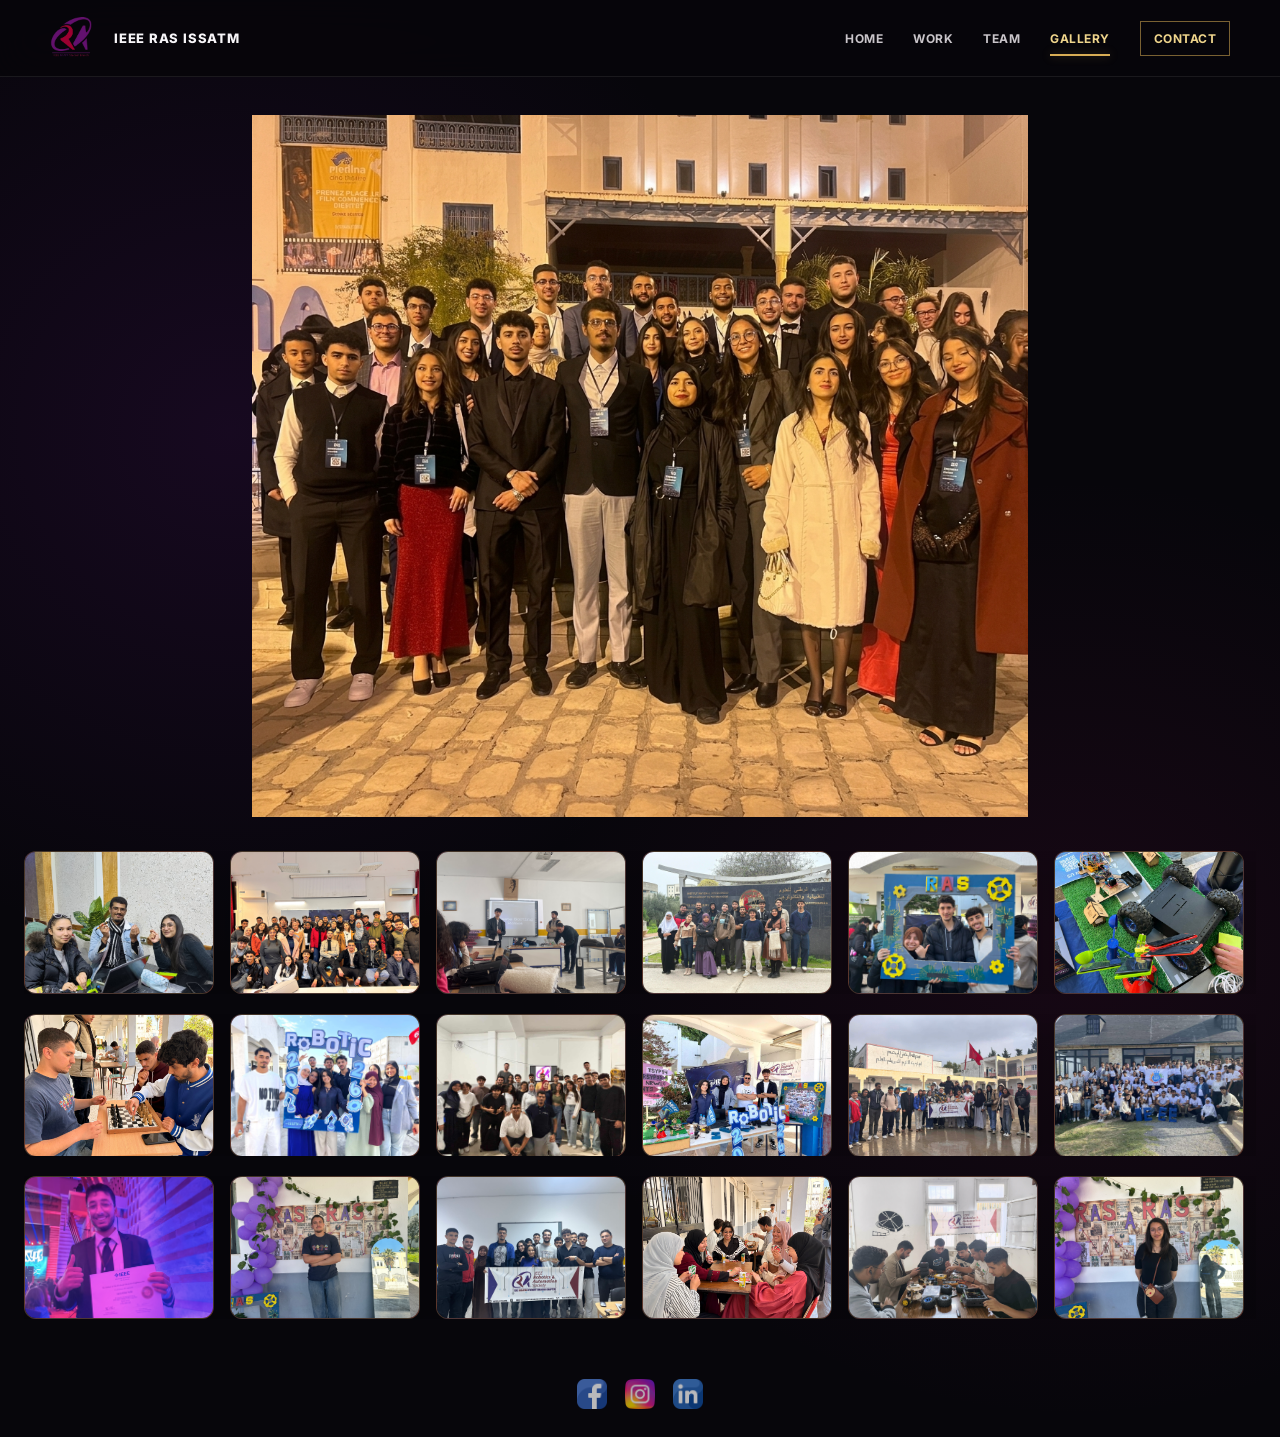
<file: gallery/gallery.html>
<!DOCTYPE html>
<html lang="en">
<head>
  <meta charset="UTF-8">
  <meta name="viewport" content="width=device-width, initial-scale=1.0">
  <title>Gallery | IEEE RAS ISSATM</title>
  <link rel="icon" type="image/png" href="gallery-images/iassatm RAS.png">
  <link rel="stylesheet" href="gallery.css">
</head>
<body>
  <header class="site-header">
    <div class="header-inner">
      <a class="brand" href="../index.html" aria-label="IEEE RAS ISSATM home">
        <img src="gallery-images/RAS.png" alt="" onerror="this.style.display='none'">
      </a>
      <span class="brand-name">IEEE RAS ISSATM</span>
      <nav aria-label="Main navigation">
        <a href="../home/index.html">Home</a>
        <a href="../events/events.html">Work</a>
        <a href="../team/team.html">Team</a>
        <a class="active" href="gallery.html">Gallery</a>
        <a href="../home/index.html#contact">Contact</a>
      </nav>
    </div>
  </header>

  <main class="gallery-shell" aria-label="Gallery">
    <section class="featured-photo" aria-label="Featured gallery photo">
      <img src="gallery-images/tsypteam.jpg" alt="Featured gallery photo"
           onerror="this.style.display='none'; this.parentElement.classList.add('image-missing')">
    </section>

    <section class="gallery-list" aria-label="Gallery photos">
      <div class="gallery-row row-1" aria-label="Line 1"><div class="gallery-track"></div></div>
      <div class="gallery-row row-2" aria-label="Line 2"><div class="gallery-track"></div></div>
      <div class="gallery-row row-3" aria-label="Line 3"><div class="gallery-track"></div></div>
    </section>
  </main>

  <footer class="site-footer">
    <div class="social-links">
      <a href="#" aria-label="Facebook"><img src="gallery-images/fcbk.webp" alt="" onerror="this.style.display='none'"></a>
      <a href="#" aria-label="Instagram"><img src="gallery-images/insta.webp" alt="" onerror="this.style.display='none'"></a>
      <a href="#" aria-label="LinkedIn"><img src="gallery-images/linkidine.webp" alt="" onerror="this.style.display='none'"></a>
    </div>
  </footer>

  <script>
    /*
      Add each event photo by its real filename inside gallery-images.
      Example: "gallery-images/TSYP-2025.jpg"
      Keep 33 entries for 11 photos in each of the 3 moving rows.
    */
    const photos = [
      "gallery-images/CASS.jpg",
      "gallery-images/conferance2.jpg",
      "gallery-images/coupe lazer.jpg",
      "gallery-images/ensit.jpg",
      "gallery-images/integration3.jpg",
      "gallery-images/integrationday.jpg",
      "gallery-images/mecanique.jpg",
      "gallery-images/meet.jpg",
      "gallery-images/ecole2.jpg",
      "gallery-images/rasaras.jpg",
      "gallery-images/robot.jpg",
      "gallery-images/teambuilding.jpg",
      "gallery-images/intert.jpg",
      "gallery-images/workshop2.jpg",
      "gallery-images/team.jpg",
      "gallery-images/ecole.jpg",
      "gallery-images/ieeeday.jpg",
      "gallery-images/integration2.jpg",
      "gallery-images/couperlazer.jpg",
      "gallery-images/integration5.jpg",
      "gallery-images/rasaras2.jpg",
      "gallery-images/integration4.jpg",
      "gallery-images/tsyp3.jpg",
      "gallery-images/rasaras3.jpg",
      "gallery-images/workshop.jpg",
      "gallery-images/teambuilding2.jpg",
      "gallery-images/tout terrain.jpg",
      "gallery-images/rasaras4.jpg",
      "gallery-images/rasbenefits.jpg",
      "gallery-images/rasaras5.jpg",
      "gallery-images/robot2.jpg",
      "gallery-images/inter.jpg",
      "gallery-images/rasaras6.jpg"
    ];

    const rows = [...document.querySelectorAll('.gallery-row')];
    rows.forEach((row, rowIndex) => {
      const track = row.querySelector('.gallery-track');
      const rowPhotos = photos.slice(rowIndex * 11, rowIndex * 11 + 11);
      // Duplicate the cards so the horizontal animation loops smoothly.
      [...rowPhotos, ...rowPhotos].forEach((photo, copyIndex) => {
        const card = document.createElement('figure');
        card.className = 'photo-card';
        card.innerHTML = `
          <div class="photo-frame">
            <img src="${photo}" alt="Gallery event photo ${copyIndex + 1}" loading="lazy"
              onerror="this.style.display='none'; this.parentElement.classList.add('image-missing')">
          </div>
        `;
        if (copyIndex >= rowPhotos.length) card.setAttribute('aria-hidden', 'true');
        track.appendChild(card);
      });
    });
  </script>
</body>
</html>
</file>
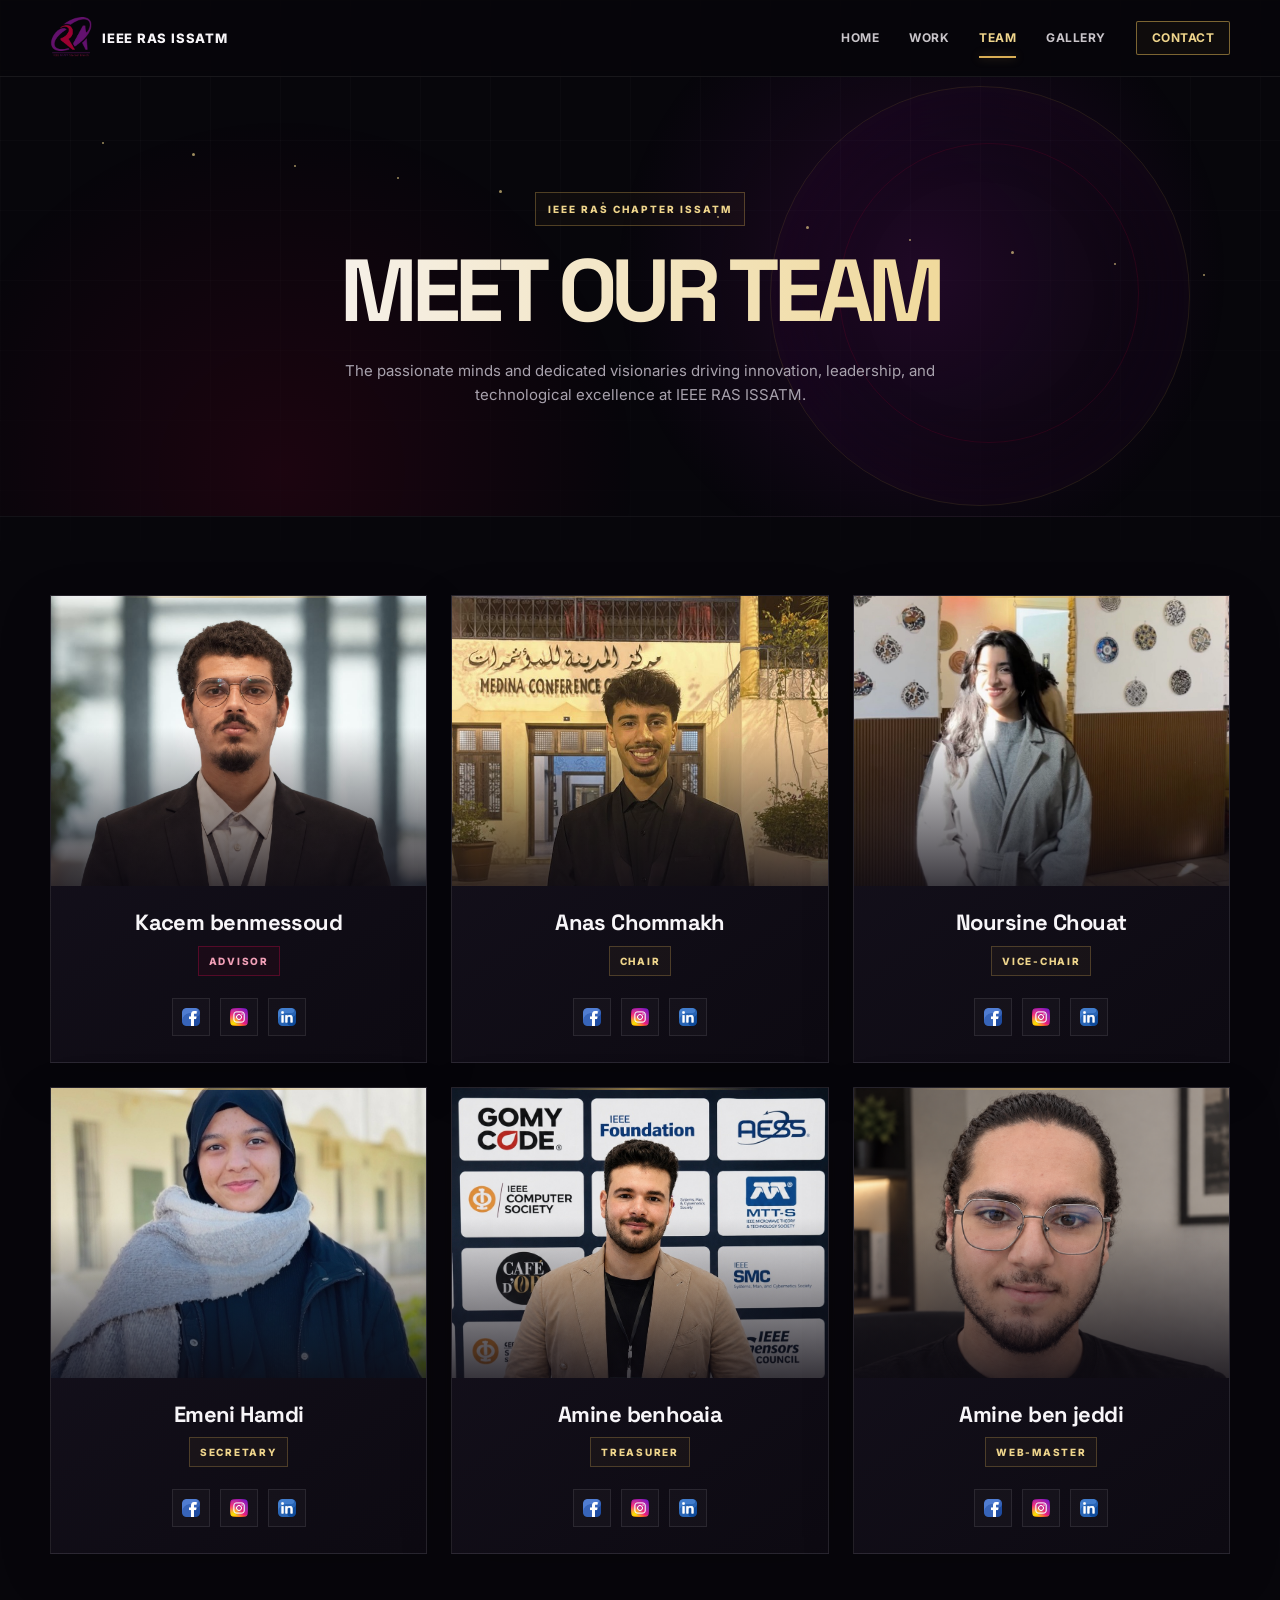
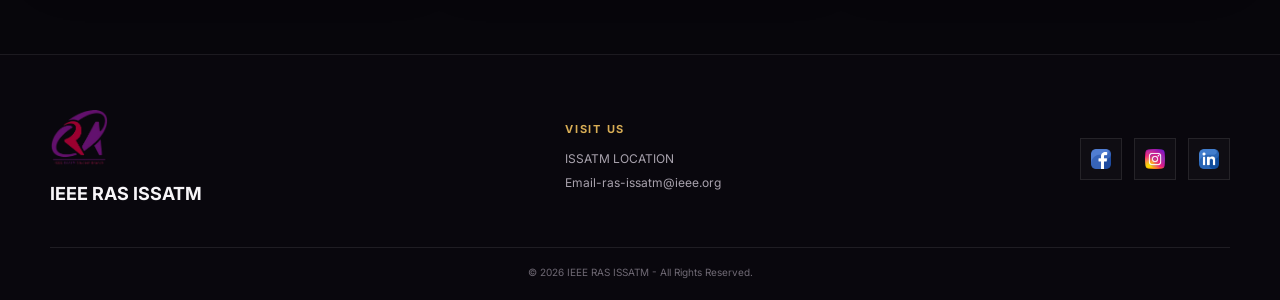
<file: team/team.html>
<!doctype html>
<html lang="en">
<head>
  <meta charset="UTF-8">
  <meta name="viewport" content="width=device-width, initial-scale=1.0">
  <title>Our Team - IEEE RAS ISSATM</title>
  <link rel="stylesheet" href="team.css">
  <link rel="icon" type="image/png" href="team-images/iassatm RAS.png">
</head>
<body>

  <!-- NAVIGATION BAR -->
  <header class="site-header">
    <div class="nav-wrap">
      <a class="brand" href="index.html#home">
        <img src="team-images/RAS.png" alt="RAS Logo">
        <span>IEEE RAS ISSATM</span>
      </a>
      <nav class="desktop-nav" aria-label="Main navigation">
        <a href="../home/index.html">Home</a>
        <a href="../events/events.html">Work</a>
        <a class="active" href="team.html">Team</a>
        <a href="../gallery/gallery.html">Gallery</a>
        <a href="../home/index.html#contact">Contact</a>
      </nav>
    </div>
  </header>

  <main>
    <!-- HERO SECTION -->
    <section class="hero team-hero">
      <div class="hero-glow"></div>
      <div class="hero-glow-secondary"></div>
      <div class="hero-stars" aria-hidden="true">
        <i style="--x:8%;--d:0s;--s:2px"></i><i style="--x:15%;--d:1.1s;--s:3px"></i>
        <i style="--x:23%;--d:.4s;--s:2px"></i><i style="--x:31%;--d:1.8s;--s:2px"></i>
        <i style="--x:39%;--d:.8s;--s:3px"></i><i style="--x:47%;--d:2.2s;--s:2px"></i>
        <i style="--x:56%;--d:.2s;--s:2px"></i><i style="--x:63%;--d:1.5s;--s:3px"></i>
        <i style="--x:71%;--d:.9s;--s:2px"></i><i style="--x:79%;--d:2.5s;--s:3px"></i>
        <i style="--x:87%;--d:1.3s;--s:2px"></i><i style="--x:94%;--d:.6s;--s:2px"></i>
      </div>

      <div class="hero-team-container">
        <span class="badge">IEEE RAS CHAPTER ISSATM</span>
        <h1 class="page-title">MEET OUR TEAM</h1>
        <p class="hero-description">
          The passionate minds and dedicated visionaries driving innovation, leadership, and technological excellence at IEEE RAS ISSATM.
        </p>
      </div>
    </section>

    <!-- TEAM MEMBERS SECTION -->
    <section class="section team-section">
      <div class="team-container">
        
        <!-- TOP ROW (Advisor, Chair, Vice-Chair) -->
        <div class="team-row top-row">
          
          <!-- 1. Advisor -->
          <div class="team-card advisor-card">
            <div class="member-photo-box">
              <img src="team-images/kacem.jpg" alt="Advisor Photo">
            </div>
            <div class="member-info">
              <h3 class="member-name">Kacem benmessoud</h3>
              <span class="member-role advisor-role">Advisor</span>
              <div class="member-socials">
                <a href="https://www.facebook.com/kacem.benmessoud.7" target="_blank" aria-label="Facebook"><img src="team-images/fcbk.webp" alt="Facebook"></a>
                <a href="https://www.instagram.com/kacem_bn_" target="_blank" aria-label="Instagram"><img src="team-images/insta.webp" alt="Instagram"></a>
                <a href="https://www.linkedin.com/in/kacem-ben-messoud/?isSelfProfile=false" target="_blank" aria-label="LinkedIn"><img src="team-images/linkidine.webp" alt="LinkedIn"></a>
              </div>
            </div>
          </div>

          <!-- 2. Chair -->
          <div class="team-card">
            <div class="member-photo-box">
              <img src="team-images/anas.jpg" alt="Chair Photo">
            </div>
            <div class="member-info">
              <h3 class="member-name">Anas Chommakh </h3>
              <span class="member-role">Chair</span>
              <div class="member-socials">
                <a href="https://www.facebook.com/anas.chommakh" target="_blank" aria-label="Facebook"><img src="team-images/fcbk.webp" alt="Facebook"></a>
                <a href="https://www.instagram.com/annnssss_s/" target="_blank" aria-label="Instagram"><img src="team-images/insta.webp" alt="Instagram"></a>
                <a href="https://www.linkedin.com/in/anas-chommakh/" target="_blank" aria-label="LinkedIn"><img src="team-images/linkidine.webp" alt="LinkedIn"></a>
              </div>
            </div>
          </div>

          <!-- 3. Vice-Chair -->
          <div class="team-card">
            <div class="member-photo-box">
              <img src="team-images/Noursine.jpeg" alt="Vice-Chair Photo">
            </div>
            <div class="member-info">
              <h3 class="member-name">Noursine Chouat</h3>
              <span class="member-role">Vice-Chair</span>
              <div class="member-socials">
                <a href="https://www.facebook.com/noursine.chouat.2025" target="_blank" aria-label="Facebook"><img src="team-images/fcbk.webp" alt="Facebook"></a>
                <a href="https://www.instagram.com/noursine_chouat/" target="_blank" aria-label="Instagram"><img src="team-images/insta.webp" alt="Instagram"></a>
                <a href="https://www.linkedin.com/in/noursine-chouat-033329400/" target="_blank" aria-label="LinkedIn"><img src="team-images/linkidine.webp" alt="LinkedIn"></a>
              </div>
            </div>
          </div>

        </div>

        <!-- BOTTOM ROW (Secretary, Treasurer, Web-Master) -->
        <div class="team-row bottom-row">
          
          <!-- 4. Secretary -->
          <div class="team-card">
            <div class="member-photo-box">
              <img src="team-images/Emeni.jpg" alt="Secretary Photo">
            </div>
            <div class="member-info">
              <h3 class="member-name">Emeni Hamdi</h3>
              <span class="member-role">Secretary</span>
              <div class="member-socials">
                <a href="https://www.facebook.com/emeni.hamdi" target="_blank" aria-label="Facebook"><img src="team-images/fcbk.webp" alt="Facebook"></a>
                <a href="https://www.instagram.com/mouunii_mouunii/" target="_blank" aria-label="Instagram"><img src="team-images/insta.webp" alt="Instagram"></a>
                <a href="https://www.linkedin.com/" target="_blank" aria-label="LinkedIn"><img src="team-images/linkidine.webp" alt="LinkedIn"></a>
              </div>
            </div>
          </div>

          <!-- 5. Treasurer -->
          <div class="team-card">
            <div class="member-photo-box">
              <img src="team-images/amine.jpg" alt="Treasurer Photo">
            </div>
            <div class="member-info">
              <h3 class="member-name">Amine benhoaia</h3>
              <span class="member-role">Treasurer</span>
              <div class="member-socials">
                <a href="https://www.facebook.com/amine.benhaouia.9" target="_blank" aria-label="Facebook"><img src="team-images/fcbk.webp" alt="Facebook"></a>
                <a href="https://www.instagram.com/amine_benhoiaia/" target="_blank" aria-label="Instagram"><img src="team-images/insta.webp" alt="Instagram"></a>
                <a href="https://www.linkedin.com/in/ben-hoiaia-amine-6826713b8/?isSelfProfile=true" target="_blank" aria-label="LinkedIn"><img src="team-images/linkidine.webp" alt="LinkedIn"></a>
              </div>
            </div>
          </div>

          <!-- 6. Web-Master -->
          <div class="team-card">
            <div class="member-photo-box">
              <img src="team-images/Amine ben jeddi.png" alt="Web-Master Photo">
            </div>
            <div class="member-info">
              <h3 class="member-name">Amine ben jeddi</h3>
              <span class="member-role">Web-Master</span>
              <div class="member-socials">
                <a href="https://www.facebook.com/amine.benjeddi.31" target="_blank" aria-label="Facebook"><img src="team-images/fcbk.webp" alt="Facebook"></a>
                <a href="https://www.instagram.com/___emeen__/" target="_blank" aria-label="Instagram"><img src="team-images/insta.webp" alt="Instagram"></a>
                <a href="https://www.linkedin.com/in/amine-ben-jeddi-974028389?utm_source=share_via&utm_content=profile&utm_medium=member_ios" target="_blank" aria-label="LinkedIn"><img src="team-images/linkidine.webp" alt="LinkedIn"></a>
              </div>
            </div>
          </div>

        </div>

      </div>
    </section>
  </main>

  <!-- FOOTER -->
  <footer id="contact" class="footer">
    <div class="footer-inner">
      <div>
        <img class="footer-logo" src="team-images/RAS.png" alt="IEEE RAS ISSATM">
        <h3>IEEE RAS ISSATM</h3>
      </div>
      <div>
        <h4>Visit Us</h4>
        <p><a href="https://maps.app.goo.gl/JreNsnBwVoGUGNu47" target="_blank" rel="noopener noreferrer">ISSATM LOCATION</a></p>
        <p><a href="mailto:ras-issatm@ieee.org">Email-ras-issatm@ieee.org</a></p>
      </div>
      <div class="socials">
        <a href="https://www.facebook.com/profile.php?id=61552486802093" target="_blank" rel="noopener noreferrer"><img src="team-images/fcbk.webp" alt="Facebook"></a>
        <a href="https://www.instagram.com/ieee_ras_issatm/" target="_blank" rel="noopener noreferrer"><img src="team-images/insta.webp" alt="Instagram"></a>
        <a href="https://www.linkedin.com/company/ieee-robotics-and-automation-society-issatm-student-branch-chapter/home/" target="_blank" rel="noopener noreferrer"><img src="team-images/linkidine.webp" alt="LinkedIn"></a>
      </div>
    </div>
    <p class="copyright">© 2026 IEEE RAS ISSATM - All Rights Reserved.</p>
  </footer>

</body>
</html>
</file>
<file: home/style.css>
:root{
  --bg:#07060b;
  --bg-soft:#0d0a12;
  --panel:#12101a;
  --panel-2:#171320;
  --purple:#62116e;
  --purple-bright:#8c2aa0;
  --burgundy:#9c0030;
  --burgundy-bright:#c30b48;
  --gold:#d8ad55;
  --gold-soft:#efd58c;
  --white:#f7f5f8;
  --muted:#a8a2ad;
  --line:rgba(255,255,255,.09);
  --max:1180px;
}
*{box-sizing:border-box;margin:0;padding:0}
html{scroll-behavior:smooth}
body{font-family:Inter,Arial,sans-serif;background:var(--bg);color:var(--white);line-height:1.6;overflow-x:hidden}
body:before{content:"";position:fixed;inset:0;pointer-events:none;background-image:linear-gradient(rgba(255,255,255,.025) 1px,transparent 1px),linear-gradient(90deg,rgba(255,255,255,.025) 1px,transparent 1px);background-size:70px 70px;mask-image:linear-gradient(to bottom,black,transparent 80%);z-index:-2}
a{text-decoration:none;color:inherit}
button,input,textarea{font:inherit}
.container{width:min(var(--max),calc(100% - 48px));margin:auto}
.section{padding:110px 0;position:relative}
.eyebrow{font-size:11px;letter-spacing:.2em;font-weight:800;color:var(--gold);margin-bottom:18px}
.eyebrow span{display:inline-block;width:26px;height:1px;background:var(--gold);vertical-align:middle;margin-right:10px}
h1,h2,h3{font-family:"Space Grotesk",Inter,sans-serif;line-height:1.05}
h2{font-size:clamp(38px,5vw,64px);letter-spacing:-.04em}
h2 em,h1 em{font-style:normal;background:linear-gradient(90deg,var(--white),var(--gold-soft));-webkit-background-clip:text;background-clip:text;color:transparent}
.section-heading{max-width:720px;margin-bottom:55px}
.section-heading p:not(.eyebrow){color:var(--muted);max-width:620px;margin-top:20px}
.centered{text-align:center;margin-left:auto;margin-right:auto}
.centered p:not(.eyebrow){margin-left:auto;margin-right:auto}
.btn{display:inline-flex;align-items:center;gap:16px;border:1px solid var(--line);padding:14px 20px;border-radius:3px;font-size:12px;font-weight:800;letter-spacing:.05em;text-transform:uppercase;transition:.25s ease}
.btn span{font-size:18px}
.btn-primary{background:linear-gradient(135deg,var(--purple),var(--burgundy));border-color:transparent;box-shadow:0 15px 45px rgba(98,17,110,.25)}
.btn-primary:hover{transform:translateY(-3px);box-shadow:0 20px 55px rgba(156,0,48,.3)}
.btn-ghost{background:rgba(255,255,255,.025)}
.btn-ghost:hover{border-color:var(--gold);color:var(--gold-soft);transform:translateY(-3px)}
.site-header{position:fixed;top:0;left:0;right:0;z-index:100;background:rgba(7,6,11,.72);backdrop-filter:blur(18px);border-bottom:1px solid rgba(255,255,255,.06)}
.navbar{height:76px;display:flex;align-items:center;justify-content:space-between}
.brand{display:flex;align-items:center;gap:10px;font-size:13px;letter-spacing:.06em;font-weight:700}
.brand img{width:42px;height:42px;object-fit:contain}
.brand b{color:var(--gold)}
.nav-links{display:flex;align-items:center;gap:30px;font-size:12px;font-weight:700;color:#c9c5ca}
.nav-links a{transition:.2s}
.nav-links a:hover{color:var(--gold-soft)}
.nav-cta{padding:9px 15px;border:1px solid rgba(216,173,85,.5);color:var(--gold-soft)!important}
.menu-toggle{display:none;background:none;border:0;color:white}
.menu-toggle span{display:block;width:25px;height:2px;background:white;margin:5px}
.hero{min-height:100vh;padding-top:150px;display:flex;align-items:center;overflow:hidden}
.hero-grid{position:absolute;inset:0;background:radial-gradient(circle at 76% 44%,rgba(98,17,110,.25),transparent 27%),radial-gradient(circle at 25% 85%,rgba(156,0,48,.12),transparent 30%)}
.hero-grid:after{content:"";position:absolute;right:-12%;top:12%;width:55vw;height:55vw;border:1px solid rgba(216,173,85,.12);border-radius:50%}
.hero-content{display:grid;grid-template-columns:1.05fr .95fr;align-items:center;gap:60px;position:relative}
.hero-copy{position:relative;z-index:2}
.hero h1{font-size:clamp(55px,7vw,96px);letter-spacing:-.065em;max-width:850px}
.hero-text{color:var(--muted);max-width:650px;font-size:17px;margin:28px 0 32px}
.hero-actions{display:flex;gap:12px;flex-wrap:wrap}
.hero-meta{display:flex;align-items:center;gap:12px;color:#7f7984;font-size:10px;letter-spacing:.12em;text-transform:uppercase;margin-top:38px}
.dot{width:4px;height:4px;border-radius:50%;background:var(--gold)}
.hero-visual{min-height:560px;display:flex;align-items:center;justify-content:center;position:relative}
.hero-logo-wrap{width:390px;height:390px;display:grid;place-items:center;position:relative}
.hero-logo{width:285px;height:285px;object-fit:contain;filter:drop-shadow(0 0 35px rgba(98,17,110,.35));z-index:2}
.logo-ring{position:absolute;width:100%;height:100%;border:1px solid rgba(216,173,85,.18);border-radius:50%;box-shadow:0 0 100px rgba(98,17,110,.16) inset}
.logo-ring:before,.logo-ring:after{content:"";position:absolute;border-radius:50%;border:1px solid rgba(156,0,48,.2)}
.logo-ring:before{inset:35px}.logo-ring:after{inset:70px}
.orbit{position:absolute;border:1px solid rgba(255,255,255,.07);border-radius:50%;transform:rotate(-20deg)}
.orbit-one{width:520px;height:250px}.orbit-two{width:570px;height:310px;transform:rotate(35deg)}
.floating-card{position:absolute;background:rgba(15,13,21,.88);border:1px solid rgba(255,255,255,.1);padding:13px 16px;display:flex;gap:12px;align-items:center;backdrop-filter:blur(10px);box-shadow:0 20px 60px rgba(0,0,0,.35)}
.card-top{top:90px;right:0}.card-bottom{bottom:100px;left:0}
.card-icon{color:var(--gold);font-size:22px}.floating-card small{display:block;color:#77727b;font-size:9px;text-transform:uppercase;letter-spacing:.16em}.floating-card strong{display:block;font-size:11px;margin-top:2px}.pulse{width:8px;height:8px;background:#61c58c;border-radius:50%;box-shadow:0 0 14px #61c58c}
.journey{background:linear-gradient(180deg,transparent,rgba(98,17,110,.05),transparent)}
.stats-grid{display:grid;grid-template-columns:repeat(4,1fr);gap:12px}
.stat-card{background:linear-gradient(145deg,rgba(255,255,255,.035),rgba(255,255,255,.012));border:1px solid var(--line);padding:30px;min-height:220px;position:relative;overflow:hidden}
.stat-card:after{content:"";position:absolute;width:100px;height:100px;right:-45px;bottom:-45px;border-radius:50%;background:var(--purple);filter:blur(30px);opacity:.35}
.stat-card strong{font-family:"Space Grotesk";font-size:54px;letter-spacing:-.05em}.stat-card strong span{color:var(--gold)}
.stat-card h3{font-size:17px;margin:18px 0 7px}.stat-card p{font-size:12px;color:var(--muted)}
.stat-wide{grid-column:span 2;display:flex;align-items:flex-end;gap:28px}.stat-wide strong{font-size:65px}.stat-wide h3{margin:0 0 8px}
.about{background:#0a080e}
.split{display:grid;grid-template-columns:.8fr 1.2fr;gap:100px;align-items:center}
.about-visual{height:570px;position:relative;display:flex;align-items:center;justify-content:center;background:radial-gradient(circle,rgba(98,17,110,.25),transparent 60%)}
.about-visual:before{content:"";position:absolute;inset:30px;border:1px solid rgba(216,173,85,.15);transform:rotate(6deg)}
.vertical-label{position:absolute;left:-5px;top:50%;transform:rotate(-90deg) translateX(-50%);transform-origin:left top;font-size:10px;letter-spacing:.3em;color:#716c74}
.about-card{width:78%;height:78%;padding:42px;background:linear-gradient(145deg,#191321,#0f0c14);border:1px solid rgba(216,173,85,.18);position:relative;display:flex;flex-direction:column;justify-content:flex-end;box-shadow:30px 30px 80px rgba(0,0,0,.4)}
.about-card:after{content:"";position:absolute;right:28px;top:28px;width:100px;height:100px;border:1px solid var(--purple);border-radius:50%}
.about-card .number{position:absolute;top:35px;left:40px;color:var(--gold);font-size:11px}
.about-card>p{color:var(--gold);font-size:10px;letter-spacing:.2em}.about-card h3{font-size:40px;margin:13px 0 22px}.mini-line{width:45px;height:2px;background:var(--burgundy);margin-bottom:15px}.location{color:#77727b;font-size:10px;text-transform:uppercase;letter-spacing:.12em}
.about-copy>p:not(.eyebrow){color:var(--muted);margin-top:18px;max-width:650px}
.about-points{margin-top:35px;display:grid;grid-template-columns:repeat(3,1fr);gap:15px}
.about-points div{border-top:1px solid var(--line);padding-top:15px}.about-points span{color:var(--gold);font-size:10px}.about-points b{display:block;margin:10px 0 2px}.about-points small{color:#817b85;font-size:11px}
.feature-grid{display:grid;grid-template-columns:repeat(3,1fr);gap:12px}
.feature-card{padding:30px;min-height:300px;border:1px solid var(--line);background:rgba(255,255,255,.02);position:relative;transition:.25s}
.feature-card:hover{border-color:rgba(216,173,85,.22)}
.feature-card.featured{background:linear-gradient(145deg,rgba(98,17,110,.3),rgba(156,0,48,.1))}
.feature-number{position:absolute;top:25px;right:25px;font-size:10px;color:#615b65}.feature-icon{font-size:34px;color:var(--gold);margin-top:25px}.feature-card h3{font-size:24px;margin:20px 0 10px}.feature-card p{font-size:12px;color:var(--muted);max-width:280px}.arrow{position:absolute;bottom:25px;right:25px;color:#6d6870;font-size:22px}

.work-strip{
  margin-top:22px;
  padding:30px 34px;
  border:1px solid rgba(216,173,85,.16);
  background:linear-gradient(135deg,rgba(98,17,110,.16),rgba(156,0,48,.07));
  display:grid;
  grid-template-columns:1.1fr .9fr;
  gap:40px;
  align-items:center;
}
.work-strip span{
  color:var(--gold);
  font-size:9px;
  letter-spacing:.18em;
  font-weight:800;
}
.work-strip h3{
  font-size:28px;
  margin-top:9px;
}
.work-strip h3 em{
  color:var(--gold-soft);
  font-style:normal;
}
.work-strip p{
  color:var(--muted);
  font-size:12px;
}

.expect{background:linear-gradient(135deg,#0d0911,#110b15)}
.expect-layout{display:grid;grid-template-columns:.9fr 1.1fr;gap:100px}
.expect-list{border-top:1px solid var(--line)}
.expect-item{display:grid;grid-template-columns:60px 1fr;gap:15px;padding:25px 0;border-bottom:1px solid var(--line)}
.expect-item>span{color:var(--gold);font-size:11px}.expect-item h3{font-size:22px}.expect-item p{font-size:12px;color:var(--muted);margin-top:5px}
.event-timeline{border-top:1px solid var(--line)}
.event-row{display:grid;grid-template-columns:90px 1fr 50px;gap:20px;align-items:center;padding:28px 0;border-bottom:1px solid var(--line);transition:.2s}
.event-row:hover{background:rgba(255,255,255,.015)}
.event-index{font-family:"Space Grotesk";font-size:30px;color:#45404a}.event-body .tag{font-size:9px;color:var(--gold);letter-spacing:.16em;font-weight:800}.event-body h3{font-size:25px;margin:6px 0}.event-body p{color:var(--muted);font-size:12px;max-width:700px}.event-mark{text-align:right;font-size:22px;color:var(--gold)}
.team{background:#09070c}.team-grid{display:grid;grid-template-columns:repeat(4,1fr);gap:12px}.team-card{border:1px solid var(--line);padding:28px;min-height:290px;background:rgba(255,255,255,.018)}.avatar{width:72px;height:72px;border-radius:50%;display:grid;place-items:center;background:linear-gradient(135deg,var(--purple),var(--burgundy));font-family:"Space Grotesk";font-weight:700;margin-bottom:35px;border:1px solid rgba(255,255,255,.15)}.team-card>span{font-size:9px;color:var(--gold);letter-spacing:.16em;font-weight:800}.team-card h3{font-size:20px;margin:9px 0}.team-card p{font-size:12px;color:var(--muted)}.team-note{font-size:11px;color:#625d66;margin-top:20px}
.collab-box{padding:55px;display:grid;grid-template-columns:1fr 1fr auto;align-items:center;gap:45px;border:1px solid rgba(216,173,85,.2);background:radial-gradient(circle at 20% 20%,rgba(98,17,110,.3),transparent 35%),linear-gradient(135deg,#15101c,#0e0a12)}.collab-box h2{font-size:45px}.collab-box>p{color:var(--muted);font-size:13px}
.contact{background:linear-gradient(180deg,#09070c,#0f0a13)}.contact-grid{display:grid;grid-template-columns:1fr .8fr;gap:100px}.contact-copy>p:not(.eyebrow){color:var(--muted);max-width:560px;margin-top:20px}.contact-details{margin-top:40px;display:grid;gap:22px}.contact-detail{display:flex;gap:17px}.contact-detail>span{color:var(--gold);font-size:22px}.contact-detail small{font-size:9px;color:#716c74;letter-spacing:.15em}.contact-detail strong{display:block;font-size:13px;margin:3px 0}.contact-detail p{font-size:11px;color:#6e6871}.contact-form{padding:35px;background:#110d16;border:1px solid var(--line)}.contact-form label{display:block;font-size:10px;color:#8b858e;text-transform:uppercase;letter-spacing:.12em;margin-bottom:17px}.contact-form input,.contact-form textarea{width:100%;display:block;margin-top:8px;background:#09070c;border:1px solid rgba(255,255,255,.1);color:white;padding:13px 14px;outline:none;resize:vertical}.contact-form input:focus,.contact-form textarea:focus{border-color:var(--purple-bright)}.contact-form .btn{margin-top:4px}.form-note{font-size:10px;color:#66616a;margin-top:13px}.form-status{font-size:11px;color:var(--gold-soft);margin-top:10px}.location-card{border:1px solid var(--line);padding:30px;display:flex;align-items:center;justify-content:space-between;background:rgba(255,255,255,.018)}.location-card h2{font-size:35px}.location-card p{color:var(--muted);font-size:12px;margin-top:5px}
.footer{border-top:1px solid var(--line);background:#06050a}.footer-main{padding:35px 0;display:flex;justify-content:space-between;align-items:center;gap:30px}.footer-brand{display:flex;align-items:center;gap:12px}.footer-brand img{width:48px;height:48px;object-fit:contain}.footer-brand strong{display:block;font-family:"Space Grotesk"}.footer-brand span{font-size:10px;color:#6d6870}.footer-links{display:flex;gap:24px;color:#807a83;font-size:10px;text-transform:uppercase;letter-spacing:.1em}.footer-links a:hover{color:var(--gold)}.footer-bottom{padding:18px 0;border-top:1px solid var(--line);display:flex;justify-content:space-between;color:#57525a;font-size:10px}.footer-bottom a{color:#918b94}
.reveal{opacity:0;transform:translateY(25px);transition:opacity .7s ease,transform .7s ease}.reveal.visible{opacity:1;transform:none}
.cursor-glow{position:fixed;width:280px;height:280px;border-radius:50%;background:radial-gradient(circle,rgba(98,17,110,.12),transparent 68%);pointer-events:none;transform:translate(-50%,-50%);z-index:-1}
@media(max-width:900px){
  .work-strip{grid-template-columns:1fr;gap:15px}
  .stat-reach{grid-column:span 2;grid-template-columns:1fr;gap:20px}
  .gallery-grid{grid-template-columns:1fr 1fr;grid-auto-rows:190px}
  .gallery-large{grid-row:span 2}
  .gallery-wide{grid-column:span 2}
  .nav-links{position:absolute;top:76px;left:0;right:0;background:rgba(7,6,11,.97);display:none;flex-direction:column;padding:25px}.nav-links.open{display:flex}.menu-toggle{display:block}.hero-content,.split,.expect-layout,.contact-grid{grid-template-columns:1fr;gap:55px}.hero{padding-top:130px}.hero-visual{min-height:430px}.stats-grid{grid-template-columns:repeat(2,1fr)}.stat-wide{grid-column:span 2}.feature-grid{grid-template-columns:repeat(2,1fr)}.team-grid{grid-template-columns:repeat(2,1fr)}.collab-box{grid-template-columns:1fr}.about-visual{height:470px}
}
@media(max-width:600px){
  .stat-reach{grid-column:1 / -1}
  .gallery-grid{grid-template-columns:1fr;grid-auto-rows:220px}
  .gallery-large,.gallery-wide{grid-column:span 1;grid-row:span 1}
  .container{width:min(100% - 30px,var(--max))}.section{padding:75px 0}.brand span{font-size:11px}.hero h1{font-size:50px}.hero-text{font-size:14px}.hero-visual{min-height:350px}.hero-logo-wrap{width:290px;height:290px}.hero-logo{width:210px;height:210px}.orbit-one{width:350px;height:190px}.orbit-two{width:390px;height:230px}.card-top{right:-5px;top:30px}.card-bottom{left:-5px;bottom:35px}.stats-grid,.feature-grid,.team-grid,.about-points{grid-template-columns:1fr}.stat-wide{grid-column:span 1;display:block}.stat-wide div{margin-top:15px}.about-card{width:85%;height:80%;padding:30px}.about-card h3{font-size:32px}.event-row{grid-template-columns:45px 1fr 25px}.event-body h3{font-size:20px}.collab-box{padding:30px}.collab-box h2{font-size:38px}.location-card,.footer-main,.footer-bottom{flex-direction:column;align-items:flex-start}.footer-links{flex-wrap:wrap}.contact-grid{gap:45px}.contact-form{padding:24px}
}

/* Expanded 1000+ reach block */
.stat-reach{
  grid-column:span 2;
  min-height:260px;
  display:grid;
  grid-template-columns:.85fr 1.15fr;
  align-items:center;
  gap:35px;
  background:
    radial-gradient(circle at 15% 50%,rgba(98,17,110,.30),transparent 36%),
    linear-gradient(135deg,rgba(255,255,255,.045),rgba(156,0,48,.07));
}
.reach-number strong{
  display:block;
  font-size:clamp(70px,8vw,105px);
  line-height:.88;
}
.reach-label{
  display:block;
  margin-top:15px;
  color:var(--gold);
  font-size:9px;
  letter-spacing:.2em;
  font-weight:800;
}
.reach-copy h3{font-size:26px;margin-bottom:9px}
.reach-copy p{max-width:470px}
.reach-line{
  display:flex;
  gap:5px;
  margin-top:24px;
}
.reach-line span{
  width:28px;
  height:3px;
  background:linear-gradient(90deg,var(--purple),var(--burgundy));
  opacity:.8;
}

/* Gallery */
.gallery{background:linear-gradient(180deg,#08070b,#0d0911)}
.gallery-grid{
  display:grid;
  grid-template-columns:1.25fr .75fr .75fr;
  grid-auto-rows:210px;
  gap:12px;
}
.gallery-card{
  min-height:210px;
  overflow:hidden;
  border:1px solid var(--line);
}
.gallery-large{grid-row:span 2}
.gallery-wide{grid-column:span 2}
.gallery-placeholder{
  height:100%;
  padding:27px;
  position:relative;
  display:flex;
  flex-direction:column;
  justify-content:space-between;
  background:
    radial-gradient(circle at 80% 25%,rgba(140,42,160,.5),transparent 25%),
    linear-gradient(145deg,#17101e,#0b080f);
  transition:.35s ease;
}
.gallery-card:hover .gallery-placeholder{transform:scale(1.035)}
.gallery-placeholder:before{
  content:"";
  position:absolute;
  width:190px;height:190px;
  right:-70px;bottom:-70px;
  border:1px solid rgba(216,173,85,.2);
  border-radius:50%;
}
.gallery-placeholder>span{font-family:"Space Grotesk";font-size:11px;color:var(--gold)}
.gallery-placeholder div{position:relative;z-index:1}
.gallery-placeholder small{font-size:9px;letter-spacing:.18em;color:var(--gold)}
.gallery-placeholder h3{font-size:28px;margin-top:7px}
.gallery-placeholder.burgundy{
  background:
    radial-gradient(circle at 80% 20%,rgba(195,11,72,.45),transparent 32%),
    linear-gradient(145deg,#1a0a14,#0c080e);
}
.gallery-placeholder.gold{
  background:
    radial-gradient(circle at 80% 25%,rgba(216,173,85,.22),transparent 30%),
    linear-gradient(145deg,#17130c,#0b080d);
}
.gallery-placeholder.dark{
  background:
    radial-gradient(circle at 20% 20%,rgba(98,17,110,.4),transparent 32%),
    linear-gradient(145deg,#100d16,#08070b);
}
.gallery-placeholder.mix{
  background:
    radial-gradient(circle at 15% 60%,rgba(98,17,110,.42),transparent 30%),
    radial-gradient(circle at 80% 30%,rgba(156,0,48,.28),transparent 28%),
    linear-gradient(135deg,#17101d,#0a080d);
}
.gallery-note{color:#5f5962;font-size:10px;margin-top:16px}

/* Cleaner footer after reducing navigation */
.footer-links{margin-left:auto}
.footer-bottom{justify-content:flex-start}

/* Remove the old internal CTA styling dependency */

/* 1000+ People Reached — full-width / 4-column span */
.stat-full{
  grid-column:1 / -1 !important;
  min-height:245px;
  width:100%;
}
.stat-full .reach-number strong{
  font-size:clamp(82px,9vw,120px);
}
.stat-full .reach-copy h3{
  font-size:30px;
}
.stat-full .reach-copy p{
  max-width:650px;
}
.stat-full .reach-line{
  max-width:360px;
}

.nav-links a.active{color:var(--gold-soft);box-shadow:none}
.nav-links a.nav-cta.active{background:rgba(216,173,85,.18);border-color:var(--gold)}
.social{display:flex;gap:12px;align-items:center}.social img{width:36px;height:36px;display:block;transition:transform .2s}.social a:hover img{transform:translateY(-3px)}
.contact-social{margin-top:10px}
.gallery-grid{display:grid;grid-template-columns:repeat(3,1fr);gap:16px}
.gallery-item{aspect-ratio:4/3;display:grid;place-items:center;color:#6e6871;font-size:12px;background:var(--panel);border:1px dashed var(--line)}
@media(max-width:860px){.gallery-grid{grid-template-columns:repeat(2,1fr)}}
html{scroll-behavior:smooth}section[id]{scroll-margin-top:80px}

/* ===== Shared site identity: consistent header, navigation and theme ===== */
:root {
  --bg: #07060b;
  --bg-soft: #0d0a12;
  --panel: #12101a;
  --panel-2: #171320;
  --purple: #62116e;
  --purple-bright: #8c2aa0;
  --burgundy: #9c0030;
  --burgundy-bright: #c30b48;
  --gold: #d8ad55;
  --gold-soft: #efd58c;
  --white: #f7f5f8;
  --muted: #a8a2ad;
  --line: rgba(255,255,255,.09);
  --max: 1180px;
}

.site-header {
  position: sticky;
  top: 0;
  left: 0;
  right: 0;
  z-index: 100;
  width: 100%;
  background: rgba(7,6,11,.88);
  -webkit-backdrop-filter: blur(18px);
  backdrop-filter: blur(18px);
  border-bottom: 1px solid rgba(255,255,255,.07);
}
.navbar, .nav-wrap, .header-inner {
  width: min(var(--max), calc(100% - 48px));
  height: 76px;
  min-height: 76px;
  margin: 0 auto;
  padding: 0;
  display: flex;
  align-items: center;
  justify-content: space-between;
  gap: 25px;
  flex-direction: row;
}
.brand {
  display: flex;
  align-items: center;
  gap: 10px;
  min-width: 0;
  white-space: nowrap;
  color: var(--white);
  font-size: 13px;
  font-weight: 800;
  letter-spacing: .06em;
  flex-shrink: 0;
}
.brand img { width: 42px; height: 42px; object-fit: contain; }
.brand b { color: var(--gold); }
.nav-links, .desktop-nav, .header-inner nav {
  display: flex;
  align-items: center;
  justify-content: flex-end;
  gap: 30px;
  margin-left: auto;
  color: #c9c5ca;
  font-size: 12px;
  font-weight: 700;
}
.nav-links a, .desktop-nav a, .header-inner nav a {
  position: relative;
  color: #c9c5ca;
  text-decoration: none;
  text-transform: uppercase;
  letter-spacing: .04em;
  white-space: nowrap;
  transition: color .2s ease;
}
.nav-links a:hover, .nav-links a:focus-visible,
.desktop-nav a:hover, .desktop-nav a:focus-visible,
.header-inner nav a:hover, .header-inner nav a:focus-visible,
.nav-links a.active, .desktop-nav a.active, .header-inner nav a.active {
  color: var(--gold-soft);
}
.nav-links a::after, .desktop-nav a::after, .header-inner nav a::after {
  content: "";
  position: absolute;
  left: 0;
  right: 0;
  bottom: -10px;
  height: 2px;
  background: var(--gold);
  box-shadow: 0 0 10px rgba(216,173,85,.35);
  opacity: 0;
  pointer-events: none;
}
/* Highlight only the current page's active navigation link. */
.nav-links a::after, .desktop-nav a::after, .header-inner nav a::after { opacity: 0; }
.nav-links a.active::after,
.desktop-nav a.active::after,
.header-inner nav a.active::after { opacity: 1; }
.nav-cta { padding: 9px 15px; border: 1px solid rgba(216,173,85,.5); color: var(--gold-soft) !important; }
.menu-toggle { display: none; background: none; border: 0; color: var(--white); cursor: pointer; }
.menu-toggle span { display: block; width: 25px; height: 2px; margin: 5px; background: currentColor; }

@media (max-width: 900px) {
  .navbar, .nav-wrap, .header-inner { width: calc(100% - 32px); gap: 12px; }
  .nav-links, .desktop-nav, .header-inner nav { gap: clamp(10px, 2.2vw, 20px); font-size: 10px; }
}
@media (max-width: 600px) {
  .navbar, .nav-wrap, .header-inner { height: 68px; min-height: 68px; width: calc(100% - 28px); gap: 8px; }
  .brand { gap: 7px; font-size: 10px; letter-spacing: .025em; }
  .brand img { width: 36px; height: 36px; }
  .brand span { max-width: 92px; white-space: normal; line-height: 1.2; }
  .desktop-nav, .header-inner nav { gap: clamp(7px, 2vw, 12px); font-size: 9px; flex-wrap: wrap; }
  .desktop-nav a, .header-inner nav a { letter-spacing: .01em; }
  .header-inner nav { width: auto; margin-left: auto; justify-content: flex-end; }
  .nav-links { position: absolute; top: 68px; left: 0; right: 0; display: none; flex-direction: column; align-items: stretch; gap: 18px; padding: 22px 24px; margin: 0; background: rgba(7,6,11,.98); border-bottom: 1px solid var(--line); font-size: 12px; }
  .nav-links.open { display: flex; }
  .nav-links a::after { bottom: -4px; }
  .menu-toggle { display: block; }
}
@media (max-width: 380px) {
  .brand span { max-width: 75px; }
  .desktop-nav, .header-inner nav { gap: 6px; font-size: 8px; }
}



/* Consistent Contact button in every page header */
.nav-links a:last-child,
.desktop-nav a:last-child,
.header-inner nav a:last-child {
  display: inline-flex;
  align-items: center;
  justify-content: center;
  padding: 9px 15px;
  border: 1px solid rgba(216,173,85,.55);
  border-radius: 2px;
  color: var(--gold-soft, #efd58c) !important;
  background: rgba(216,173,85,.045);
  text-decoration: none;
  line-height: 1.2;
  transition: background .2s ease, border-color .2s ease, color .2s ease;
}
.nav-links a:last-child:hover,
.desktop-nav a:last-child:hover,
.header-inner nav a:last-child:hover,
.nav-links a:last-child:focus-visible,
.desktop-nav a:last-child:focus-visible,
.header-inner nav a:last-child:focus-visible {
  border-color: var(--gold, #d8ad55);
  background: rgba(216,173,85,.13);
  color: #fff !important;
}
.nav-links a:last-child::after,
.desktop-nav a:last-child::after,
.header-inner nav a:last-child::after {
  display: none !important;
}
@media (max-width: 600px) {
  .nav-links a:last-child,
  .desktop-nav a:last-child,
  .header-inner nav a:last-child { padding: 7px 10px; }
}
</file>
<file: events/events.css>
@import url('https://fonts.googleapis.com/css2?family=Inter:wght@400;500;600;700;800&family=Space+Grotesk:wght@400;500;600;700&display=swap');
:root{--bg:#07060b;--bg-soft:#0d0a12;--panel:#12101a;--panel-2:#171320;--purple:#62116e;--purple-bright:#8c2aa0;--burgundy:#9c0030;--burgundy-bright:#c30b48;--gold:#d8ad55;--gold-soft:#efd58c;--white:#f7f5f8;--muted:#a8a2ad;--line:rgba(255,255,255,.09);--max:1180px}
*{box-sizing:border-box;margin:0;padding:0}html{scroll-behavior:smooth}body{font-family:Inter,Arial,sans-serif;background:var(--bg);color:var(--white);line-height:1.6;overflow-x:hidden}body:before{content:"";position:fixed;inset:0;pointer-events:none;background-image:linear-gradient(rgba(255,255,255,.025) 1px,transparent 1px),linear-gradient(90deg,rgba(255,255,255,.025) 1px,transparent 1px);background-size:70px 70px;mask-image:linear-gradient(to bottom,black,transparent 80%);z-index:-1}a{text-decoration:none;color:inherit}img{display:block;max-width:100%}
.site-header{position:sticky;top:0;z-index:100;background:rgba(7,6,11,.86);backdrop-filter:blur(18px);border-bottom:1px solid rgba(255,255,255,.07)}.nav-wrap{width:min(var(--max),calc(100% - 48px));height:76px;margin:auto;display:flex;align-items:center;justify-content:space-between;gap:25px}.brand{display:flex;align-items:center;gap:11px;font-size:13px;letter-spacing:.06em;font-weight:800;white-space:nowrap}.brand img{width:43px;height:43px;object-fit:contain}.desktop-nav{display:flex;align-items:center;gap:30px;color:#c9c5ca;font-size:12px;font-weight:700}.desktop-nav a{transition:color .2s}.desktop-nav a:hover{color:var(--gold-soft)}
.hero{position:relative;min-height:570px;padding:80px 0 75px;display:flex;align-items:center;overflow:hidden;border-bottom:1px solid rgba(255,255,255,.04)}.events-hero{background:radial-gradient(circle at 72% 44%,rgba(98,17,110,.27),transparent 32%),radial-gradient(circle at 22% 90%,rgba(156,0,48,.14),transparent 33%)}.hero-glow{position:absolute;width:460px;height:460px;right:6%;top:5%;border:1px solid rgba(216,173,85,.12);border-radius:50%;box-shadow:0 0 100px rgba(98,17,110,.12) inset}.hero-glow-secondary{position:absolute;width:330px;height:330px;right:10%;top:16%;border:1px solid rgba(156,0,48,.18);border-radius:50%}.hero-stars{position:absolute;inset:0;pointer-events:none}.hero-stars i{position:absolute;left:var(--x);top:calc(12% + (var(--x) * .35));width:var(--s);height:var(--s);border-radius:50%;background:var(--gold-soft);opacity:.65;animation:twinkle 3s ease-in-out infinite;animation-delay:var(--d)}@keyframes twinkle{50%{opacity:.15;transform:scale(.7)}}.hero-container{position:relative;width:min(var(--max),calc(100% - 48px));margin:auto;display:grid;grid-template-columns:.9fr 1.1fr;align-items:center;gap:70px}.hero-left{display:flex;align-items:center;justify-content:center;min-width:0}.hero-image{width:min(100%,420px);height:350px;object-fit:contain;filter:drop-shadow(0 20px 45px rgba(98,17,110,.28))}.hero-right{position:relative;z-index:2}.badge{display:inline-block;color:var(--gold-soft);font-size:10px;letter-spacing:.2em;font-weight:800;border:1px solid rgba(216,173,85,.32);padding:8px 12px;margin-bottom:22px;background:rgba(216,173,85,.04)}.page-title{font-family:'Space Grotesk',Inter,sans-serif;font-size:clamp(50px,7vw,88px);line-height:.98;letter-spacing:-.065em;background:linear-gradient(90deg,var(--white),var(--gold-soft));color:transparent;background-clip:text;-webkit-background-clip:text}.hero-description{color:var(--muted);max-width:540px;font-size:16px;margin-top:24px}
.section{padding:80px 0 100px}.events-list-section{width:min(var(--max),calc(100% - 48px));margin:auto}.event-category{margin-bottom:85px}.event-category:last-child{margin-bottom:0}.section-title{font-family:'Space Grotesk',Inter,sans-serif;font-size:clamp(30px,4vw,48px);letter-spacing:-.045em;margin-bottom:30px;padding-left:19px;position:relative}.section-title:before{content:"";position:absolute;left:0;top:5px;bottom:5px;width:3px;background:linear-gradient(var(--gold),var(--burgundy));box-shadow:0 0 20px rgba(216,173,85,.2)}.event-showcase-grid{display:grid;grid-template-columns:1fr;gap:18px}.event-showcase{position:relative;isolation:isolate;display:grid;grid-template-columns:minmax(0,1fr) minmax(0,1fr);align-items:stretch;min-height:340px;background:linear-gradient(135deg,rgba(23,19,32,.96),rgba(13,10,18,.98));border:1px solid var(--line);overflow:hidden;transition:border-color .25s,box-shadow .25s,transform .25s;outline:none}.event-showcase:hover,.event-showcase:focus-visible{border-color:rgba(216,173,85,.4);box-shadow:0 22px 65px rgba(0,0,0,.27),0 0 35px rgba(98,17,110,.11);transform:translateY(-2px)}.event-photo{position:relative;min-width:0;min-height:340px;overflow:hidden;background:radial-gradient(circle at 50% 50%,rgba(98,17,110,.24),rgba(7,6,11,.45))}.event-photo:after{content:"";position:absolute;inset:0;background:linear-gradient(90deg,rgba(7,6,11,.04),rgba(7,6,11,.35));pointer-events:none}.event-photo img{width:100%;height:100%;min-height:340px;position:absolute;inset:0;object-fit:cover;transition:transform .5s ease,filter .35s;filter:saturate(.86)}.event-showcase:hover .event-photo img,.event-showcase:focus-visible .event-photo img{transform:scale(1.045);filter:saturate(1.08)}.event-info{min-width:0;display:flex;flex-direction:column;justify-content:center;padding:clamp(24px,4vw,48px);position:relative}.event-info:before{content:"";position:absolute;left:0;top:12%;bottom:12%;width:1px;background:linear-gradient(transparent,rgba(216,173,85,.42),transparent)}.image-right .event-photo{grid-column:2;grid-row:1}.image-right .event-info{grid-column:1;grid-row:1}.image-right .event-info:before{left:auto;right:0}.event-kicker{font-size:10px;letter-spacing:.22em;font-weight:800;color:var(--gold);margin-bottom:13px}.event-info h3{font-family:'Space Grotesk',Inter,sans-serif;font-size:clamp(24px,3vw,37px);line-height:1.08;letter-spacing:-.035em;margin-bottom:17px;overflow-wrap:anywhere}.event-info p:last-child{font-size:12px;line-height:1.9;color:var(--muted);overflow-wrap:anywhere}.event-showcase:after{content:"";position:absolute;z-index:-1;width:150px;height:150px;right:-70px;bottom:-80px;background:var(--purple);filter:blur(75px);opacity:.2;pointer-events:none}
.footer{padding:55px 24px 20px;background:#09070d;border-top:1px solid rgba(255,255,255,.08)}.footer-inner{width:min(var(--max),100%);margin:auto;display:grid;grid-template-columns:1fr 1fr auto;gap:45px;align-items:center}.footer-logo{width:58px;height:58px;object-fit:contain;margin-bottom:12px}.footer h3{font-size:18px}.footer h4{font-size:11px;letter-spacing:.16em;text-transform:uppercase;color:var(--gold);margin-bottom:10px}.footer p{font-size:12px;color:var(--muted);margin:5px 0}.footer a:hover{color:var(--gold-soft)}.socials{display:flex;align-items:center;gap:12px}.socials a{width:42px;height:42px;display:grid;place-items:center;border:1px solid var(--line);background:rgba(255,255,255,.025);transition:.2s}.socials a:hover{border-color:rgba(216,173,85,.5);transform:translateY(-3px)}.socials img{width:20px;height:20px;object-fit:contain}.copyright{width:min(var(--max),100%);margin:38px auto 0!important;padding-top:16px;border-top:1px solid var(--line);text-align:center;font-size:10px!important;color:#6f6974!important}
@media(max-width:760px){.nav-wrap{width:calc(100% - 32px);height:68px}.brand{font-size:11px}.brand img{width:36px;height:36px}.desktop-nav{gap:13px;font-size:11px}.hero{min-height:auto;padding:60px 0}.hero-container{width:calc(100% - 36px);grid-template-columns:1fr;gap:25px;text-align:center}.hero-left{order:2}.hero-right{order:1}.hero-image{height:230px;width:min(100%,300px)}.hero-glow{width:280px;height:280px;right:5%;top:42%}.hero-glow-secondary{width:220px;height:220px;right:12%;top:46%}.hero-description{margin:20px auto 0}.events-list-section{width:calc(100% - 32px)}.section{padding:55px 0 70px}.event-category{margin-bottom:60px}.event-showcase{grid-template-columns:minmax(0,1fr);min-height:0}.event-photo,.event-photo img{position:relative;inset:auto;height:270px;min-height:270px}.event-info{padding:25px}.event-info:before,.image-right .event-info:before{left:25px;right:25px;top:0;bottom:auto;width:auto;height:1px;background:linear-gradient(90deg,transparent,rgba(216,173,85,.42),transparent)}.image-right .event-photo,.image-right .event-info{grid-column:1;grid-row:auto}.image-right .event-photo{order:1}.image-right .event-info{order:2}.event-info h3{font-size:29px}.event-info p:last-child{font-size:12px}.footer-inner{grid-template-columns:1fr;gap:25px;text-align:center}.footer-logo{margin-left:auto;margin-right:auto}.socials{justify-content:center}}
@media(max-width:430px){.desktop-nav{gap:9px;font-size:10px}.brand span{max-width:100px;white-space:normal;line-height:1.2}.nav-wrap{gap:8px}.page-title{font-size:49px}.event-photo,.event-photo img{height:230px;min-height:230px}.section-title{font-size:31px}}
@media(prefers-reduced-motion:reduce){*,*:before,*:after{scroll-behavior:auto!important;animation:none!important;transition:none!important}}

/* ===== Shared site identity: consistent header, navigation and theme ===== */
:root {
  --bg: #07060b;
  --bg-soft: #0d0a12;
  --panel: #12101a;
  --panel-2: #171320;
  --purple: #62116e;
  --purple-bright: #8c2aa0;
  --burgundy: #9c0030;
  --burgundy-bright: #c30b48;
  --gold: #d8ad55;
  --gold-soft: #efd58c;
  --white: #f7f5f8;
  --muted: #a8a2ad;
  --line: rgba(255,255,255,.09);
  --max: 1180px;
}

.site-header {
  position: sticky;
  top: 0;
  left: 0;
  right: 0;
  z-index: 100;
  width: 100%;
  background: rgba(7,6,11,.88);
  -webkit-backdrop-filter: blur(18px);
  backdrop-filter: blur(18px);
  border-bottom: 1px solid rgba(255,255,255,.07);
}
.navbar, .nav-wrap, .header-inner {
  width: min(var(--max), calc(100% - 48px));
  height: 76px;
  min-height: 76px;
  margin: 0 auto;
  padding: 0;
  display: flex;
  align-items: center;
  justify-content: space-between;
  gap: 25px;
  flex-direction: row;
}
.brand {
  display: flex;
  align-items: center;
  gap: 10px;
  min-width: 0;
  white-space: nowrap;
  color: var(--white);
  font-size: 13px;
  font-weight: 800;
  letter-spacing: .06em;
  flex-shrink: 0;
}
.brand img { width: 42px; height: 42px; object-fit: contain; }
.brand b { color: var(--gold); }
.nav-links, .desktop-nav, .header-inner nav {
  display: flex;
  align-items: center;
  justify-content: flex-end;
  gap: 30px;
  margin-left: auto;
  color: #c9c5ca;
  font-size: 12px;
  font-weight: 700;
}
.nav-links a, .desktop-nav a, .header-inner nav a {
  position: relative;
  color: #c9c5ca;
  text-decoration: none;
  text-transform: uppercase;
  letter-spacing: .04em;
  white-space: nowrap;
  transition: color .2s ease;
}
.nav-links a:hover, .nav-links a:focus-visible,
.desktop-nav a:hover, .desktop-nav a:focus-visible,
.header-inner nav a:hover, .header-inner nav a:focus-visible,
.nav-links a.active, .desktop-nav a.active, .header-inner nav a.active {
  color: var(--gold-soft);
}
.nav-links a.active::after, .desktop-nav a.active::after, .header-inner nav a.active::after {
  content: "";
  position: absolute;
  left: 0;
  right: 0;
  bottom: -10px;
  height: 2px;
  background: var(--gold);
  box-shadow: 0 0 10px rgba(216,173,85,.35);
}
.nav-cta { padding: 9px 15px; border: 1px solid rgba(216,173,85,.5); color: var(--gold-soft) !important; }
.menu-toggle { display: none; background: none; border: 0; color: var(--white); cursor: pointer; }
.menu-toggle span { display: block; width: 25px; height: 2px; margin: 5px; background: currentColor; }

@media (max-width: 900px) {
  .navbar, .nav-wrap, .header-inner { width: calc(100% - 32px); gap: 12px; }
  .nav-links, .desktop-nav, .header-inner nav { gap: clamp(10px, 2.2vw, 20px); font-size: 10px; }
}
@media (max-width: 600px) {
  .navbar, .nav-wrap, .header-inner { height: 68px; min-height: 68px; width: calc(100% - 28px); gap: 8px; }
  .brand { gap: 7px; font-size: 10px; letter-spacing: .025em; }
  .brand img { width: 36px; height: 36px; }
  .brand span { max-width: 92px; white-space: normal; line-height: 1.2; }
  .desktop-nav, .header-inner nav { gap: clamp(7px, 2vw, 12px); font-size: 9px; flex-wrap: wrap; }
  .desktop-nav a, .header-inner nav a { letter-spacing: .01em; }
  .header-inner nav { width: auto; margin-left: auto; justify-content: flex-end; }
  .nav-links { position: absolute; top: 68px; left: 0; right: 0; display: none; flex-direction: column; align-items: stretch; gap: 18px; padding: 22px 24px; margin: 0; background: rgba(7,6,11,.98); border-bottom: 1px solid var(--line); font-size: 12px; }
  .nav-links.open { display: flex; }
  .nav-links a.active::after, .desktop-nav a.active::after, .header-inner nav a.active::after { bottom: -4px; }
  .menu-toggle { display: block; }
}
@media (max-width: 380px) {
  .brand span { max-width: 75px; }
  .desktop-nav, .header-inner nav { gap: 6px; font-size: 8px; }
}



/* Consistent Contact button in every page header */
.nav-links a:last-child,
.desktop-nav a:last-child,
.header-inner nav a:last-child {
  display: inline-flex;
  align-items: center;
  justify-content: center;
  padding: 9px 15px;
  border: 1px solid rgba(216,173,85,.55);
  border-radius: 2px;
  color: var(--gold-soft, #efd58c) !important;
  background: rgba(216,173,85,.045);
  text-decoration: none;
  line-height: 1.2;
  transition: background .2s ease, border-color .2s ease, color .2s ease;
}
.nav-links a:last-child:hover,
.desktop-nav a:last-child:hover,
.header-inner nav a:last-child:hover,
.nav-links a:last-child:focus-visible,
.desktop-nav a:last-child:focus-visible,
.header-inner nav a:last-child:focus-visible {
  border-color: var(--gold, #d8ad55);
  background: rgba(216,173,85,.13);
  color: #fff !important;
}
.nav-links a:last-child::after,
.desktop-nav a:last-child::after,
.header-inner nav a:last-child::after {
  display: none !important;
}
@media (max-width: 600px) {
  .nav-links a:last-child,
  .desktop-nav a:last-child,
  .header-inner nav a:last-child { padding: 7px 10px; }
}

/* ===== Events page: hierarchy for Upcoming Events and Our Work ===== */
.event-subcategory { margin: 0 0 42px; }
.subsection-title {
  font-family: 'Space Grotesk', Inter, sans-serif;
  font-size: clamp(21px, 2.4vw, 28px);
  color: var(--gold-soft);
  letter-spacing: -.025em;
  margin: 0 0 22px 19px;
}
.event-subcategory .event-showcase-grid { gap: 18px; }
.event-info p { text-transform: none; }
.event-info p strong { color: var(--white); }
@media (max-width: 760px) { .subsection-title { margin-left: 8px; } }
</file>
<file: gallery/gallery.css>
@import url('https://fonts.googleapis.com/css2?family=Inter:wght@400;500;600;700;800&display=swap');
:root {
  --bg:#07060b; --panel:#12101a; --purple:#8c2aa0;
  --gold:#d8ad55; --gold-soft:#efd58c; --white:#f7f5f8;
  --muted:#a8a2ad; --line:rgba(220,72,230,.38);
}
* { box-sizing:border-box; }
body {
  margin:0; min-height:100vh; color:var(--white); font-family:Inter,Arial,sans-serif;
  background:radial-gradient(ellipse at 18% 30%,rgba(92,23,123,.19),transparent 37%),
             radial-gradient(ellipse at 84% 66%,rgba(115,20,76,.15),transparent 35%),var(--bg);
  overflow-x:hidden;
}
.site-header { position:sticky; top:0; z-index:100; width:100%; background:rgba(7,6,11,.9); backdrop-filter:blur(18px); border-bottom:1px solid rgba(255,255,255,.08); }
.header-inner { width:min(1180px,calc(100% - 48px)); height:76px; margin:0 auto; display:flex; align-items:center; gap:22px; }
.brand { display:flex; align-items:center; flex-shrink:0; }
.brand img { width:42px; height:42px; object-fit:contain; }
.brand-name { color:var(--white); font-size:13px; font-weight:800; letter-spacing:.06em; white-space:nowrap; }
nav { display:flex; align-items:center; justify-content:flex-end; gap:clamp(14px,2.5vw,30px); margin-left:auto; }
nav a { position:relative; color:#c9c5ca; text-decoration:none; text-transform:uppercase; font-size:12px; font-weight:700; letter-spacing:.04em; white-space:nowrap; transition:color .2s; }
nav a:hover,nav a.active { color:var(--gold-soft); }
nav a.active::after { content:""; position:absolute; left:0; right:0; bottom:-10px; height:2px; background:var(--gold); box-shadow:0 0 10px rgba(216,173,85,.35); }
nav a:last-child { padding:9px 13px; border:1px solid rgba(216,173,85,.55); color:var(--gold-soft); }
nav a:last-child::after { display:none; }
.gallery-shell { width:min(1280px,calc(100% - 48px)); margin:38px auto 60px; }
.featured-photo {
  position:relative;
  width:min(100%, 1040px);
  margin:0 auto 34px;
  overflow:visible;
  border:0;
  border-radius:0;
  background:transparent;
  box-shadow:none;
  line-height:0;
}
.featured-photo img {
  display:block;
  width:100%;
  height:auto;
  max-height:78vh;
  object-fit:contain;
  object-position:center;
  margin:0 auto;
}
.image-missing { display:block; position:relative; }
.image-missing::after { content:"Add photo file"; position:absolute; inset:0; display:grid; place-items:center; color:rgba(239,213,140,.72); font-size:12px; font-weight:600; letter-spacing:.04em; text-align:center; padding:12px; pointer-events:none; background:linear-gradient(135deg,rgba(37,16,47,.92),rgba(16,13,24,.96)); }
.gallery-list { display:flex; flex-direction:column; gap:20px; }
.gallery-row { width:100%; overflow:hidden; position:relative; }
.gallery-track { display:flex; align-items:flex-start; gap:16px; width:max-content; will-change:transform; animation:move-left 70s linear infinite; }
.gallery-row.row-2 .gallery-track { animation-name:move-right; }
.gallery-row.row-3 .gallery-track { animation-name:move-left; }
.gallery-row:hover .gallery-track { animation-play-state:paused; }
.photo-card { flex:0 0 clamp(145px,15vw,190px); width:clamp(145px,15vw,190px); min-width:0; margin:0; }
.photo-frame { position:relative; aspect-ratio:4/3; overflow:hidden; border:1px solid rgba(216,173,85,.25); border-radius:12px; background:linear-gradient(135deg,#25102f,#100d18 55%,#35101f); box-shadow:0 8px 22px rgba(0,0,0,.28); transition:transform .25s,border-color .25s,box-shadow .25s; }
.photo-frame img { display:block; width:100%; height:100%; object-fit:cover; transition:transform .35s; }
.photo-card:hover .photo-frame { transform:translateY(-4px); border-color:var(--gold); box-shadow:0 10px 24px rgba(140,42,160,.24); }
.photo-card:hover .photo-frame img { transform:scale(1.06); }

.site-footer { display:flex; justify-content:center; padding:0 20px 28px; }
.social-links { display:flex; gap:18px; align-items:center; }
.social-links a { width:30px; height:30px; display:grid; place-items:center; opacity:.72; transition:opacity .2s,transform .2s; }
.social-links a:hover { opacity:1; transform:translateY(-2px); }
.social-links img { max-width:100%; max-height:100%; object-fit:contain; }
@keyframes move-left { from { transform:translateX(0); } to { transform:translateX(-50%); } }
@keyframes move-right { from { transform:translateX(-50%); } to { transform:translateX(0); } }
@media(max-width:760px) {
  .header-inner { width:calc(100% - 28px); height:auto; min-height:72px; padding:13px 0; gap:10px; flex-wrap:wrap; }
  .brand img { width:36px; height:36px; }
  .brand-name { font-size:10px; }
  nav { width:100%; justify-content:space-between; gap:8px; }
  nav a { font-size:9px; }
  nav a:last-child { padding:7px 8px; }
  .gallery-shell { width:calc(100% - 28px); margin-top:24px; }
  .featured-photo { width:100%; max-width:100%; margin-bottom:24px; border:0; border-radius:0; box-shadow:none; }
  .featured-photo img { display:block; width:100%; max-width:100%; height:auto; max-height:none; object-fit:contain; }
  .gallery-track { gap:10px; animation-duration:55s; }
  .photo-card { flex-basis:clamp(135px,39vw,175px); width:clamp(135px,39vw,175px); }
}
@media(prefers-reduced-motion:reduce) { .gallery-track { animation:none!important; } *,*::before,*::after { transition:none!important; } }
</file>
<file: team/team.css>
@import url('https://fonts.googleapis.com/css2?family=Inter:wght@400;500;600;700;800&family=Space+Grotesk:wght@400;500;600;700&display=swap');

:root {
  --bg: #07060b;
  --bg-soft: #0d0a12;
  --panel: #12101a;
  --panel-2: #171320;
  --purple: #62116e;
  --purple-bright: #8c2aa0;
  --burgundy: #9c0030;
  --gold: #d8ad55;
  --gold-soft: #efd58c;
  --white: #f7f5f8;
  --muted: #a8a2ad;
  --line: rgba(255,255,255,.09);
  --max: 1180px;
}

* { box-sizing: border-box; margin: 0; padding: 0; }
html { scroll-behavior: smooth; }
body {
  font-family: Inter, Arial, sans-serif;
  background: var(--bg);
  color: var(--white);
  line-height: 1.6;
  overflow-x: hidden;
}
body::before {
  content: ""; position: fixed; inset: 0; pointer-events: none; z-index: -1;
  background-image: linear-gradient(rgba(255,255,255,.025) 1px, transparent 1px),
                    linear-gradient(90deg, rgba(255,255,255,.025) 1px, transparent 1px);
  background-size: 70px 70px;
  mask-image: linear-gradient(to bottom, black, transparent 80%);
}
a { color: inherit; text-decoration: none; }
img { display: block; max-width: 100%; }

/* Navigation */
.site-header {
  position: sticky; top: 0; z-index: 100;
  background: rgba(7,6,11,.88); backdrop-filter: blur(18px);
  border-bottom: 1px solid rgba(255,255,255,.07);
}
.nav-wrap {
  width: min(var(--max), calc(100% - 48px)); height: 76px; margin: auto;
  display: flex; align-items: center; justify-content: space-between; gap: 25px;
}
.brand { display: flex; align-items: center; gap: 11px; font-size: 13px; letter-spacing: .06em; font-weight: 800; white-space: nowrap; }
.brand img { width: 43px; height: 43px; object-fit: contain; }
.desktop-nav { display: flex; align-items: center; gap: 30px; color: #c9c5ca; font-size: 12px; font-weight: 700; }
.desktop-nav a { transition: color .2s ease; }
.desktop-nav a:hover, .desktop-nav a:focus-visible { color: var(--gold-soft); }

/* Hero */
.hero {
  position: relative; min-height: 440px; padding: 90px 24px 84px;
  display: flex; align-items: center; justify-content: center; text-align: center;
  overflow: hidden; border-bottom: 1px solid rgba(255,255,255,.05);
  background: radial-gradient(circle at 72% 45%, rgba(98,17,110,.27), transparent 32%),
              radial-gradient(circle at 22% 90%, rgba(156,0,48,.14), transparent 33%);
}
.hero-glow, .hero-glow-secondary { position: absolute; border-radius: 50%; pointer-events: none; }
.hero-glow {
  width: 420px; height: 420px; right: 7%; top: 2%;
  border: 1px solid rgba(216,173,85,.12);
  box-shadow: 0 0 100px rgba(98,17,110,.12) inset;
}
.hero-glow-secondary {
  width: 300px; height: 300px; right: 11%; top: 15%;
  border: 1px solid rgba(156,0,48,.18);
}
.hero-stars { position: absolute; inset: 0; pointer-events: none; }
.hero-stars i {
  position: absolute; left: var(--x); top: calc(12% + (var(--x) * .35));
  width: var(--s); height: var(--s); border-radius: 50%;
  background: var(--gold-soft); opacity: .65;
  animation: twinkle 3s ease-in-out infinite; animation-delay: var(--d);
}
@keyframes twinkle { 50% { opacity: .15; transform: scale(.7); } }
.hero-team-container { position: relative; z-index: 1; width: min(850px, 100%); }
.badge {
  display: inline-block; color: var(--gold-soft); font-size: 10px; letter-spacing: .2em;
  font-weight: 800; border: 1px solid rgba(216,173,85,.32); padding: 8px 12px;
  margin-bottom: 22px; background: rgba(216,173,85,.04);
}
.page-title {
  font-family: 'Space Grotesk', Inter, sans-serif;
  font-size: clamp(48px, 7vw, 88px); line-height: .98; letter-spacing: -.065em;
  background: linear-gradient(90deg, var(--white), var(--gold-soft));
  color: transparent; background-clip: text; -webkit-background-clip: text;
}
.hero-description { color: var(--muted); max-width: 680px; font-size: 15px; margin: 24px auto 0; }

/* Team members */
.section { padding: 78px 0 100px; }
.team-container { width: min(var(--max), calc(100% - 48px)); margin: auto; }
.team-row {
  display: grid; grid-template-columns: repeat(3, minmax(0, 1fr));
  gap: 24px; align-items: stretch;
}
.top-row { margin-bottom: 24px; }
.team-card {
  position: relative; isolation: isolate; min-width: 0; overflow: hidden;
  display: flex; flex-direction: column; align-items: stretch;
  background: linear-gradient(145deg, rgba(23,19,32,.97), rgba(13,10,18,.98));
  border: 1px solid var(--line);
  box-shadow: 0 18px 50px rgba(0,0,0,.15);
  transition: transform .28s ease, border-color .28s ease, box-shadow .28s ease;
}
.team-card::before {
  content: ""; position: absolute; z-index: -1; top: -90px; right: -80px;
  width: 200px; height: 200px; border-radius: 50%;
  background: var(--purple); filter: blur(75px); opacity: .19; pointer-events: none;
}
.team-card::after {
  content: ""; position: absolute; top: 0; left: 18%; right: 18%; height: 2px;
  background: linear-gradient(90deg, transparent, var(--gold), transparent); opacity: .65;
}
.team-card:hover {
  transform: translateY(-6px); border-color: rgba(216,173,85,.42);
  box-shadow: 0 25px 60px rgba(0,0,0,.32), 0 0 34px rgba(98,17,110,.12);
}
.member-photo-box {
  position: relative; height: 290px; overflow: hidden;
  background: radial-gradient(circle at 50% 40%, rgba(98,17,110,.25), rgba(7,6,11,.8));
}
.member-photo-box::after {
  content: ""; position: absolute; inset: 45% 0 0;
  background: linear-gradient(transparent, rgba(13,10,18,.8)); pointer-events: none;
}
.member-photo-box img {
  width: 100%; height: 100%; object-fit: cover; object-position: center 30%;
  filter: saturate(.83); transition: transform .5s ease, filter .4s ease;
}
.team-card:hover .member-photo-box img { transform: scale(1.045); filter: saturate(1.05); }
.member-info {
  position: relative; display: flex; flex-direction: column; align-items: center;
  text-align: center; padding: 23px 18px 26px; flex: 1;
}
.member-name {
  font-family: 'Space Grotesk', Inter, sans-serif; font-size: clamp(18px, 2vw, 22px);
  line-height: 1.25; letter-spacing: -.025em; overflow-wrap: anywhere; margin-bottom: 9px;
}
.member-role {
  display: inline-block; color: var(--gold-soft); text-transform: uppercase;
  font-size: 10px; font-weight: 800; letter-spacing: .17em;
  padding: 6px 10px; border: 1px solid rgba(216,173,85,.27);
  background: rgba(216,173,85,.045);
}
.advisor-card .member-role { color: #f2a0b8; border-color: rgba(195,11,72,.35); background: rgba(156,0,48,.08); }
.member-socials { display: flex; justify-content: center; gap: 10px; margin-top: 22px; }
.member-socials a {
  width: 38px; height: 38px; display: grid; place-items: center;
  border: 1px solid var(--line); background: rgba(255,255,255,.025);
  transition: border-color .2s ease, transform .2s ease, background .2s ease;
}
.member-socials a:hover { border-color: rgba(216,173,85,.55); background: rgba(216,173,85,.07); transform: translateY(-3px); }
.member-socials img { width: 18px; height: 18px; object-fit: contain; }

/* Footer */
.footer { padding: 55px 24px 20px; background: #09070d; border-top: 1px solid rgba(255,255,255,.08); }
.footer-inner {
  width: min(var(--max), 100%); margin: auto;
  display: grid; grid-template-columns: 1fr 1fr auto; gap: 45px; align-items: center;
}
.footer-logo { width: 58px; height: 58px; object-fit: contain; margin-bottom: 12px; }
.footer h3 { font-size: 18px; }
.footer h4 { font-size: 11px; letter-spacing: .16em; text-transform: uppercase; color: var(--gold); margin-bottom: 10px; }
.footer p { font-size: 12px; color: var(--muted); margin: 5px 0; }
.footer a:hover { color: var(--gold-soft); }
.socials { display: flex; align-items: center; gap: 12px; }
.socials a {
  width: 42px; height: 42px; display: grid; place-items: center;
  border: 1px solid var(--line); background: rgba(255,255,255,.025); transition: .2s;
}
.socials a:hover { border-color: rgba(216,173,85,.5); transform: translateY(-3px); }
.socials img { width: 20px; height: 20px; object-fit: contain; }
.copyright {
  width: min(var(--max), 100%); margin: 38px auto 0 !important; padding-top: 16px;
  border-top: 1px solid var(--line); text-align: center; font-size: 10px !important; color: #6f6974 !important;
}

@media (max-width: 850px) {
  .team-row { grid-template-columns: repeat(2, minmax(0, 1fr)); gap: 18px; }
  .member-photo-box { height: 280px; }
}
@media (max-width: 600px) {
  .nav-wrap { width: calc(100% - 32px); height: 68px; gap: 8px; }
  .brand { font-size: 11px; gap: 8px; }
  .brand img { width: 36px; height: 36px; }
  .brand span { max-width: 100px; white-space: normal; line-height: 1.2; }
  .desktop-nav { gap: 10px; font-size: 10px; }
  .hero { min-height: auto; padding: 70px 18px 62px; }
  .hero-glow { width: 280px; height: 280px; right: 3%; top: 30%; }
  .hero-glow-secondary { width: 210px; height: 210px; right: 10%; top: 39%; }
  .hero-description { font-size: 13px; margin-top: 19px; }
  .team-container { width: calc(100% - 32px); }
  .section { padding: 48px 0 65px; }
  .team-row { grid-template-columns: 1fr; gap: 18px; }
  .top-row { margin-bottom: 18px; }
  .team-card { display: grid; grid-template-columns: minmax(105px, 38%) minmax(0, 1fr); align-items: stretch; }
  .member-photo-box { height: 100%; min-height: 210px; }
  .member-photo-box img { position: absolute; inset: 0; }
  .member-info { padding: 22px 12px; justify-content: center; }
  .member-name { font-size: 18px; }
  .member-role { font-size: 9px; letter-spacing: .1em; }
  .member-socials { gap: 6px; margin-top: 17px; }
  .member-socials a { width: 32px; height: 32px; }
  .member-socials img { width: 16px; height: 16px; }
  .footer-inner { grid-template-columns: 1fr; gap: 25px; text-align: center; }
  .footer-logo { margin-left: auto; margin-right: auto; }
  .socials { justify-content: center; }
}
@media (max-width: 390px) {
  .desktop-nav { gap: 7px; font-size: 9px; }
  .brand span { max-width: 82px; }
  .page-title { font-size: 43px; }
  .team-card { grid-template-columns: 34% minmax(0, 1fr); }
  .member-name { font-size: 16px; }
  .member-info { padding: 18px 8px; }
  .member-socials { gap: 5px; }
  .member-socials a { width: 29px; height: 29px; }
}
@media (prefers-reduced-motion: reduce) {
  *, *::before, *::after { scroll-behavior: auto !important; animation: none !important; transition: none !important; }
}

/* ===== Shared site identity: consistent header, navigation and theme ===== */
:root {
  --bg: #07060b;
  --bg-soft: #0d0a12;
  --panel: #12101a;
  --panel-2: #171320;
  --purple: #62116e;
  --purple-bright: #8c2aa0;
  --burgundy: #9c0030;
  --burgundy-bright: #c30b48;
  --gold: #d8ad55;
  --gold-soft: #efd58c;
  --white: #f7f5f8;
  --muted: #a8a2ad;
  --line: rgba(255,255,255,.09);
  --max: 1180px;
}

.site-header {
  position: sticky;
  top: 0;
  left: 0;
  right: 0;
  z-index: 100;
  width: 100%;
  background: rgba(7,6,11,.88);
  -webkit-backdrop-filter: blur(18px);
  backdrop-filter: blur(18px);
  border-bottom: 1px solid rgba(255,255,255,.07);
}
.navbar, .nav-wrap, .header-inner {
  width: min(var(--max), calc(100% - 48px));
  height: 76px;
  min-height: 76px;
  margin: 0 auto;
  padding: 0;
  display: flex;
  align-items: center;
  justify-content: space-between;
  gap: 25px;
  flex-direction: row;
}
.brand {
  display: flex;
  align-items: center;
  gap: 10px;
  min-width: 0;
  white-space: nowrap;
  color: var(--white);
  font-size: 13px;
  font-weight: 800;
  letter-spacing: .06em;
  flex-shrink: 0;
}
.brand img { width: 42px; height: 42px; object-fit: contain; }
.brand b { color: var(--gold); }
.nav-links, .desktop-nav, .header-inner nav {
  display: flex;
  align-items: center;
  justify-content: flex-end;
  gap: 30px;
  margin-left: auto;
  color: #c9c5ca;
  font-size: 12px;
  font-weight: 700;
}
.nav-links a, .desktop-nav a, .header-inner nav a {
  position: relative;
  color: #c9c5ca;
  text-decoration: none;
  text-transform: uppercase;
  letter-spacing: .04em;
  white-space: nowrap;
  transition: color .2s ease;
}
.nav-links a:hover, .nav-links a:focus-visible,
.desktop-nav a:hover, .desktop-nav a:focus-visible,
.header-inner nav a:hover, .header-inner nav a:focus-visible,
.nav-links a.active, .desktop-nav a.active, .header-inner nav a.active {
  color: var(--gold-soft);
}
.nav-links a.active::after, .desktop-nav a.active::after, .header-inner nav a.active::after {
  content: "";
  position: absolute;
  left: 0;
  right: 0;
  bottom: -10px;
  height: 2px;
  background: var(--gold);
  box-shadow: 0 0 10px rgba(216,173,85,.35);
}
.nav-cta { padding: 9px 15px; border: 1px solid rgba(216,173,85,.5); color: var(--gold-soft) !important; }
.menu-toggle { display: none; background: none; border: 0; color: var(--white); cursor: pointer; }
.menu-toggle span { display: block; width: 25px; height: 2px; margin: 5px; background: currentColor; }

@media (max-width: 900px) {
  .navbar, .nav-wrap, .header-inner { width: calc(100% - 32px); gap: 12px; }
  .nav-links, .desktop-nav, .header-inner nav { gap: clamp(10px, 2.2vw, 20px); font-size: 10px; }
}
@media (max-width: 600px) {
  .navbar, .nav-wrap, .header-inner { height: 68px; min-height: 68px; width: calc(100% - 28px); gap: 8px; }
  .brand { gap: 7px; font-size: 10px; letter-spacing: .025em; }
  .brand img { width: 36px; height: 36px; }
  .brand span { max-width: 92px; white-space: normal; line-height: 1.2; }
  .desktop-nav, .header-inner nav { gap: clamp(7px, 2vw, 12px); font-size: 9px; flex-wrap: wrap; }
  .desktop-nav a, .header-inner nav a { letter-spacing: .01em; }
  .header-inner nav { width: auto; margin-left: auto; justify-content: flex-end; }
  .nav-links { position: absolute; top: 68px; left: 0; right: 0; display: none; flex-direction: column; align-items: stretch; gap: 18px; padding: 22px 24px; margin: 0; background: rgba(7,6,11,.98); border-bottom: 1px solid var(--line); font-size: 12px; }
  .nav-links.open { display: flex; }
  .nav-links a.active::after, .desktop-nav a.active::after, .header-inner nav a.active::after { bottom: -4px; }
  .menu-toggle { display: block; }
}
@media (max-width: 380px) {
  .brand span { max-width: 75px; }
  .desktop-nav, .header-inner nav { gap: 6px; font-size: 8px; }
}



/* Consistent Contact button in every page header */
.nav-links a:last-child,
.desktop-nav a:last-child,
.header-inner nav a:last-child {
  display: inline-flex;
  align-items: center;
  justify-content: center;
  padding: 9px 15px;
  border: 1px solid rgba(216,173,85,.55);
  border-radius: 2px;
  color: var(--gold-soft, #efd58c) !important;
  background: rgba(216,173,85,.045);
  text-decoration: none;
  line-height: 1.2;
  transition: background .2s ease, border-color .2s ease, color .2s ease;
}
.nav-links a:last-child:hover,
.desktop-nav a:last-child:hover,
.header-inner nav a:last-child:hover,
.nav-links a:last-child:focus-visible,
.desktop-nav a:last-child:focus-visible,
.header-inner nav a:last-child:focus-visible {
  border-color: var(--gold, #d8ad55);
  background: rgba(216,173,85,.13);
  color: #fff !important;
}
.nav-links a:last-child::after,
.desktop-nav a:last-child::after,
.header-inner nav a:last-child::after {
  display: none !important;
}
@media (max-width: 600px) {
  .nav-links a:last-child,
  .desktop-nav a:last-child,
  .header-inner nav a:last-child { padding: 7px 10px; }
}
</file>
